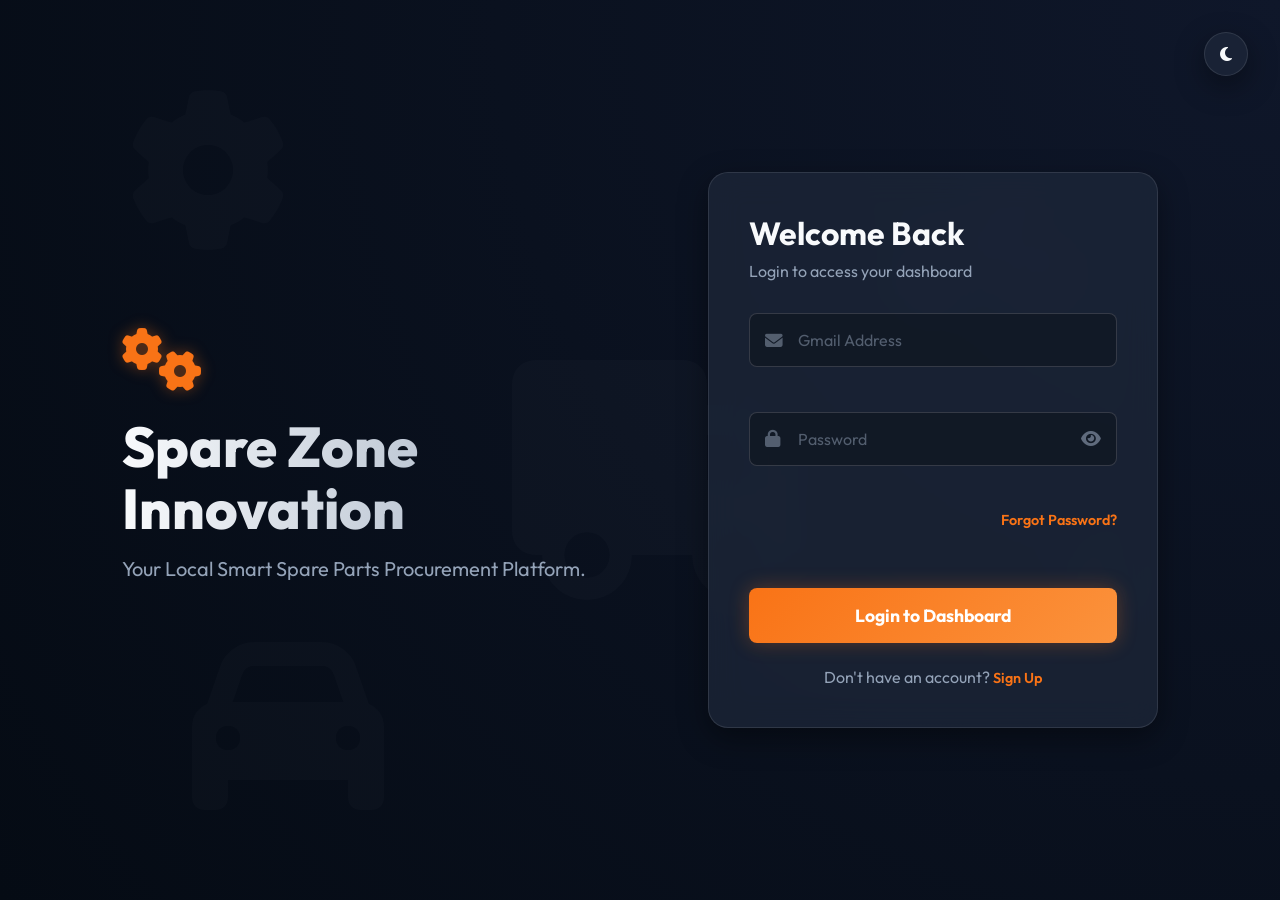
<file: index.html>
<!DOCTYPE html>
<html lang="en">
<head>
    <meta charset="UTF-8">
    <meta name="viewport" content="width=device-width, initial-scale=1.0">
    <title>Spare Zone Innovation | Smart Procurement</title>
    <!-- Google Fonts -->
    <link href="https://fonts.googleapis.com/css2?family=Outfit:wght@300;400;500;600;700;800&display=swap" rel="stylesheet">
    <!-- FontAwesome -->
    <link rel="stylesheet" href="https://cdnjs.cloudflare.com/ajax/libs/font-awesome/6.4.0/css/all.min.css">
    <!-- Styles -->
    <link rel="stylesheet" href="style.css">
</head>
<body>

    <!-- Animated Background for Auth -->
    <div class="animated-bg" id="animated-bg">
        <div id="theme-toggle-auth" class="theme-toggle-auth" onclick="toggleTheme()">
            <i class="fa-solid fa-moon" id="theme-icon-auth"></i>
        </div>
        <i class="fa-solid fa-gear float-icon icon-1"></i>
        <i class="fa-solid fa-wrench float-icon icon-2"></i>
        <i class="fa-solid fa-car float-icon icon-3"></i>
        <i class="fa-solid fa-motorcycle float-icon icon-4"></i>
        <i class="fa-solid fa-truck float-icon icon-5"></i>
    </div>

    <!-- MAIN AUTH WRAPPER -->
    <div class="auth-wrapper" id="auth-wrapper">
        
        <!-- Branding Side -->
        <div class="branding-side">
            <div class="brand-logo">
                <i class="fa-solid fa-gears"></i>
            </div>
            <h1>Spare Zone<br>Innovation</h1>
            <p>Your Local Smart Spare Parts Procurement Platform.</p>
        </div>

        <!-- Auth Card -->
        <div class="auth-card glass-card">
            
            <!-- Login Form -->
            <div id="login-section">
                <h2>Welcome Back</h2>
                <p class="subtitle">Login to access your dashboard</p>
                
                <form id="login-form" onsubmit="handleLogin(event)">
                    <div class="input-container">
                        <div class="input-group">
                            <i class="fa-solid fa-envelope"></i>
                            <input type="email" id="login-email" placeholder="Gmail Address" required>
                        </div>
                        <span class="error-message" id="login-email-error"></span>
                    </div>

                    <div class="input-container">
                        <div class="input-group">
                            <i class="fa-solid fa-lock"></i>
                            <input type="password" id="login-password" placeholder="Password" required>
                            <i class="fa-solid fa-eye password-toggle" onclick="togglePasswordVisibility('login-password', this)"></i>
                        </div>
                        <span class="error-message" id="login-password-error"></span>
                    </div>

                    <div class="form-actions">
                        <a href="#" class="forgot-link">Forgot Password?</a>
                    </div>
                    
                    <span class="error-message main-error" id="login-main-error"></span>

                    <button type="submit" class="btn btn-gradient w-100">Login to Dashboard</button>
                    
                    <div class="auth-redirect">
                        <p>Don't have an account? <span class="redirect-link" onclick="toggleAuthForms('signup')">Sign Up</span></p>
                    </div>
                </form>
            </div>

            <!-- Signup Form -->
            <div id="signup-section" class="hidden">
                <h2>Create Account</h2>
                <p class="subtitle">Join Spare Zone Innovation</p>
                
                <form id="signup-form" onsubmit="handleSignup(event)">
                    <div class="input-container">
                        <div class="input-group">
                            <i class="fa-solid fa-user"></i>
                            <input type="text" id="signup-name" placeholder="Full Name" required>
                        </div>
                        <span class="error-message" id="signup-name-error"></span>
                    </div>

                    <div class="input-container">
                        <div class="input-group">
                            <i class="fa-solid fa-envelope"></i>
                            <input type="email" id="signup-email" placeholder="Gmail Address (user@gmail.com)" required>
                        </div>
                        <span class="error-message" id="signup-email-error"></span>
                    </div>
                    
                    <div class="input-container">
                        <div class="input-group">
                            <i class="fa-solid fa-lock"></i>
                            <input type="password" id="signup-password" placeholder="Password" required>
                            <i class="fa-solid fa-eye password-toggle" onclick="togglePasswordVisibility('signup-password', this)"></i>
                        </div>
                        <span class="error-message" id="signup-password-error"></span>
                        <div class="password-hint">Min 8 chars, 1 uppercase, 1 lowercase, 1 number, 1 special char.</div>
                    </div>

                    <div class="input-container">
                        <div class="input-group">
                            <i class="fa-solid fa-shield-halved"></i>
                            <input type="password" id="signup-confirm-password" placeholder="Confirm Password" required>
                            <i class="fa-solid fa-eye password-toggle" onclick="togglePasswordVisibility('signup-confirm-password', this)"></i>
                        </div>
                        <span class="error-message" id="signup-confirm-password-error"></span>
                    </div>
                    
                    <button type="submit" class="btn btn-gradient w-100">Sign Up</button>
                    
                    <div class="auth-redirect">
                        <p>Already have an account? <span class="redirect-link" onclick="toggleAuthForms('login')">Login</span></p>
                    </div>
                </form>
            </div>
        </div>
    </div>

    <!-- MAIN DASHBOARD -->
    <div id="dashboard-section" class="hidden">
        
        <!-- Navbar -->
        <nav class="dashboard-nav">
            <div class="nav-brand" onclick="showPage('home')" style="cursor:pointer;">
                <i class="fa-solid fa-gears"></i>
                <h2>Spare Zone</h2>
            </div>
            <div class="nav-search-bar">
                <i class="fa-solid fa-search nav-search-icon"></i>
                <input type="text" id="nav-search-input" placeholder="Search for local spare parts..." onkeyup="handleNavSearch()">
                <button class="nav-search-btn" onclick="handleNavSearch()"><i class="fa-solid fa-search"></i></button>
            </div>
            <div class="nav-actions">
                <div class="nav-icon theme-toggle-nav" onclick="toggleTheme()" title="Toggle Light/Dark Mode">
                    <i class="fa-solid fa-moon" id="theme-icon"></i>
                </div>
                <div class="nav-icon" onclick="showPage('cart')">
                    <i class="fa-solid fa-cart-shopping"></i>
                    <span class="cart-badge" id="cart-badge">0</span>
                </div>
                <div class="nav-icon" onclick="showPage('orders')" title="My Orders"><i class="fa-solid fa-list-check"></i></div>
                <div class="nav-icon"><i class="fa-regular fa-bell"></i></div>
                <div class="nav-icon"><i class="fa-regular fa-user"></i></div>
                <div class="nav-icon"><i class="fa-solid fa-shield-halved"></i></div>
                <button class="btn btn-outline" onclick="handleLogout()" style="padding:0.4rem 1rem; font-size:0.9rem;">Logout</button>
            </div>
        </nav>

        <div class="dashboard-content">

            <!-- HOME PAGE -->
            <div id="home-page">
            <div class="hero-banner">
                <h1>Find Spare Parts Easily</h1>
                <p>Direct from trusted Tamil Nadu local markets to your workshop.</p>
            </div>

            <div style="display: flex; justify-content: space-between; align-items: flex-end; margin-bottom: 1.5rem;">
                <h2 class="section-title" style="margin-bottom: 0;">Trending Spare Parts</h2>
                <div class="category-filters">
                    <button class="filter-btn active" onclick="filterProducts('All')">All Parts</button>
                    <button class="filter-btn" onclick="filterProducts('Two Wheeler')">Two Wheeler</button>
                    <button class="filter-btn" onclick="filterProducts('Three Wheeler')">Three Wheeler</button>
                    <button class="filter-btn" onclick="filterProducts('Four Wheeler')">Four Wheeler</button>
                </div>
            </div>

            <div class="product-grid" id="product-grid">
                <!-- Products dynamically injected via JS -->
            </div>
            </div>

            <!-- CART PAGE -->
            <div id="cart-page" class="hidden">
                <div style="margin-bottom:1.5rem;">
                    <button class="btn btn-outline" style="border:none;padding:0;background:none;" onclick="showPage('home')"><i class="fa-solid fa-arrow-left"></i> Continue Shopping</button>
                </div>
                <h2 class="section-title">Your Shopping Cart</h2>
                <div class="cart-layout">
                    <div class="cart-items" id="cart-items-container"></div>
                    <div class="order-summary">
                        <h3>Order Summary</h3>
                        <div class="summary-row"><span>Subtotal</span><span id="summary-subtotal">&#8377;0</span></div>
                        <div class="summary-row"><span>GST (18%)</span><span id="summary-gst">&#8377;0</span></div>
                        <div class="summary-row"><span>Delivery</span><span id="summary-delivery">&#8377;0</span></div>
                        <hr class="summary-divider">
                        <div class="summary-row summary-total"><span>Total</span><span id="summary-total">&#8377;0</span></div>
                        <button class="btn btn-gradient w-100" style="margin-top:1.5rem;" onclick="proceedToCheckout()">Proceed to Checkout</button>
                    </div>
                </div>
            </div>

            <!-- TRACKING PAGE -->
            <div id="tracking-page" class="hidden">
                <div class="tracking-container glass-card">
                    <h2 style="text-align:center;color:#10b981;font-size:2rem;margin-bottom:0.5rem;">Order Tracking</h2>
                    <div class="tracking-id-badge" id="tracking-id-display">Tracking ID: SZ-IN-0000000</div>
                    <div class="tracking-info-grid">
                        <div class="info-box">
                            <i class="fa-solid fa-truck-fast"></i>
                            <div><div class="info-label">Delivery Partner</div><div class="info-value">Speed Post Local</div></div>
                        </div>
                        <div class="info-box">
                            <i class="fa-regular fa-calendar-check"></i>
                            <div><div class="info-label">Expected Delivery</div><div class="info-value">Tomorrow, By 5 PM</div></div>
                        </div>
                        <div class="info-box">
                            <i class="fa-solid fa-location-dot"></i>
                            <div><div class="info-label">Delivery Location</div><div class="info-value">Workshop, Chennai</div></div>
                        </div>
                    </div>
                    <div class="stepper-container">
                        <div class="stepper-line"></div>
                        <div class="stepper-fill" style="width:50%;"></div>
                        <div class="step completed"><div class="step-icon"><i class="fa-solid fa-check"></i></div><div class="step-label">Order Confirmed</div></div>
                        <div class="step completed"><div class="step-icon"><i class="fa-solid fa-box"></i></div><div class="step-label">Packed</div></div>
                        <div class="step active"><div class="step-icon"><i class="fa-solid fa-truck"></i></div><div class="step-label">Shipped</div></div>
                        <div class="step"><div class="step-icon"><i class="fa-solid fa-route"></i></div><div class="step-label">Out for Delivery</div></div>
                        <div class="step"><div class="step-icon"><i class="fa-solid fa-house"></i></div><div class="step-label">Delivered</div></div>
                    </div>
                    <div style="text-align:center;margin-top:3rem;">
                        <button class="btn btn-outline" onclick="showPage('home')">Back to Dashboard</button>
                    </div>
                </div>
            </div>

            <!-- ═══════════════════════════════════════════
                 CHECKOUT PAGE
                 ═══════════════════════════════════════════ -->
            <div id="checkout-page" class="hidden">
                <div style="margin-bottom:1.5rem;">
                    <button class="btn btn-outline" style="border:none;padding:0;background:none;" onclick="showPage('cart')">
                        <i class="fa-solid fa-arrow-left"></i> Back to Cart
                    </button>
                </div>
                <h2 class="section-title">Checkout</h2>

                <div class="checkout-layout">
                    <!-- LEFT: Delivery + Payment -->
                    <div class="checkout-left">

                        <!-- Delivery Address -->
                        <div class="checkout-card">
                            <div class="checkout-card-header">
                                <i class="fa-solid fa-location-dot"></i>
                                <h3>Delivery Address</h3>
                            </div>
                            <div class="delivery-address-form">
                                <div class="form-row">
                                    <div class="form-group">
                                        <label>Full Name</label>
                                        <input type="text" id="co-name" placeholder="Your full name">
                                    </div>
                                    <div class="form-group">
                                        <label>Mobile Number</label>
                                        <input type="tel" id="co-phone" placeholder="+91 XXXXXXXXXX">
                                    </div>
                                </div>
                                <div class="form-group">
                                    <label>Address Line 1</label>
                                    <input type="text" id="co-addr1" placeholder="House / Flat / Building No., Street">
                                </div>
                                <div class="form-group">
                                    <label>Address Line 2</label>
                                    <input type="text" id="co-addr2" placeholder="Area, Colony, Locality (Optional)">
                                </div>
                                <div class="form-row">
                                    <div class="form-group">
                                        <label>City</label>
                                        <input type="text" id="co-city" placeholder="City" value="Chennai">
                                    </div>
                                    <div class="form-group">
                                        <label>State</label>
                                        <input type="text" id="co-state" placeholder="State" value="Tamil Nadu">
                                    </div>
                                    <div class="form-group">
                                        <label>PIN Code</label>
                                        <input type="text" id="co-pin" placeholder="600001">
                                    </div>
                                </div>
                            </div>
                        </div>

                        <!-- Payment Mode -->
                        <div class="checkout-card">
                            <div class="checkout-card-header">
                                <i class="fa-solid fa-credit-card"></i>
                                <h3>Payment Method</h3>
                            </div>
                            <div class="payment-options">
                                <label class="payment-option" onclick="selectPayment('cod')">
                                    <input type="radio" name="payment" value="cod" id="pay-cod" checked>
                                    <div class="payment-option-card" id="pcard-cod">
                                        <i class="fa-solid fa-money-bill-wave" style="color:#10b981;"></i>
                                        <div>
                                            <div class="pay-title">Cash on Delivery</div>
                                            <div class="pay-sub">Pay when your order arrives</div>
                                        </div>
                                        <span class="pay-badge">Safe & Easy</span>
                                    </div>
                                </label>
                                <label class="payment-option" onclick="selectPayment('upi')">
                                    <input type="radio" name="payment" value="upi" id="pay-upi">
                                    <div class="payment-option-card" id="pcard-upi">
                                        <i class="fa-solid fa-mobile-screen-button" style="color:#8b5cf6;"></i>
                                        <div>
                                            <div class="pay-title">UPI Payment</div>
                                            <div class="pay-sub">GPay, PhonePe, Paytm, BHIM</div>
                                        </div>
                                        <span class="pay-badge instant">Instant</span>
                                    </div>
                                </label>
                                <label class="payment-option" onclick="selectPayment('debit')">
                                    <input type="radio" name="payment" value="debit" id="pay-debit">
                                    <div class="payment-option-card" id="pcard-debit">
                                        <i class="fa-solid fa-credit-card" style="color:#3b82f6;"></i>
                                        <div>
                                            <div class="pay-title">Debit Card</div>
                                            <div class="pay-sub">Visa, Mastercard, RuPay</div>
                                        </div>
                                    </div>
                                </label>
                                <label class="payment-option" onclick="selectPayment('credit')">
                                    <input type="radio" name="payment" value="credit" id="pay-credit">
                                    <div class="payment-option-card" id="pcard-credit">
                                        <i class="fa-solid fa-credit-card" style="color:#F97316;"></i>
                                        <div>
                                            <div class="pay-title">Credit Card</div>
                                            <div class="pay-sub">EMI options available</div>
                                        </div>
                                    </div>
                                </label>
                                <label class="payment-option" onclick="selectPayment('netbanking')">
                                    <input type="radio" name="payment" value="netbanking" id="pay-netbanking">
                                    <div class="payment-option-card" id="pcard-netbanking">
                                        <i class="fa-solid fa-building-columns" style="color:#06b6d4;"></i>
                                        <div>
                                            <div class="pay-title">Net Banking</div>
                                            <div class="pay-sub">SBI, HDFC, ICICI, Axis & more</div>
                                        </div>
                                    </div>
                                </label>
                            </div>

                            <!-- UPI input (shown when UPI selected) -->
                            <div id="upi-input-section" class="hidden" style="margin-top:1rem;">
                                <div class="form-group">
                                    <label>Enter UPI ID</label>
                                    <input type="text" placeholder="yourname@upi" id="upi-id">
                                </div>
                            </div>
                            <!-- Card input (shown when card selected) -->
                            <div id="card-input-section" class="hidden" style="margin-top:1rem;">
                                <div class="form-group">
                                    <label>Card Number</label>
                                    <input type="text" placeholder="XXXX XXXX XXXX XXXX" maxlength="19" id="card-number">
                                </div>
                                <div class="form-row">
                                    <div class="form-group">
                                        <label>Expiry Date</label>
                                        <input type="text" placeholder="MM/YY" maxlength="5" id="card-expiry">
                                    </div>
                                    <div class="form-group">
                                        <label>CVV</label>
                                        <input type="password" placeholder="•••" maxlength="3" id="card-cvv">
                                    </div>
                                </div>
                            </div>

                            <!-- Security badges -->
                            <div class="security-badges">
                                <span><i class="fa-solid fa-lock"></i> 256-bit SSL</span>
                                <span><i class="fa-solid fa-shield-halved"></i> Secure Pay</span>
                                <span><i class="fa-solid fa-check-circle"></i> PCI DSS</span>
                            </div>
                        </div>
                    </div>

                    <!-- RIGHT: Order Summary -->
                    <div class="checkout-right">
                        <div class="checkout-card order-summary-box">
                            <div class="checkout-card-header">
                                <i class="fa-solid fa-receipt"></i>
                                <h3>Order Summary</h3>
                            </div>
                            <div id="co-items-list" class="co-items-list"></div>
                            <div class="summary-rows">
                                <div class="summary-row"><span>Subtotal</span><span id="co-subtotal">₹0</span></div>
                                <div class="summary-row"><span>GST (18%)</span><span id="co-gst">₹0</span></div>
                                <div class="summary-row"><span>Delivery</span><span id="co-delivery">₹50</span></div>
                                <hr class="summary-divider">
                                <div class="summary-row summary-total"><span>Total Payable</span><span id="co-total">₹0</span></div>
                            </div>
                            <button class="btn btn-gradient w-100 place-order-btn" onclick="placeOrder()" style="margin-top:1.5rem; padding:1rem; font-size:1.1rem;">
                                <i class="fa-solid fa-lock"></i> Place Order Securely
                            </button>
                            <p style="text-align:center; font-size:0.8rem; color:var(--text-muted); margin-top:0.8rem;">
                                <i class="fa-solid fa-shield-halved"></i> Your information is 100% secure
                            </p>
                        </div>
                    </div>
                </div>
            </div>

            <!-- ═══════════════════════════════════════════
                 ORDER CONFIRMATION PAGE
                 ═══════════════════════════════════════════ -->
            <div id="confirmation-page" class="hidden">
                <div class="confirmation-wrapper">
                    <div class="confirmation-card glass-card">
                        <div class="success-animation">
                            <div class="success-circle">
                                <i class="fa-solid fa-check success-checkmark"></i>
                            </div>
                            <div class="success-ripple r1"></div>
                            <div class="success-ripple r2"></div>
                            <div class="success-ripple r3"></div>
                        </div>
                        <h2 class="conf-title">Order Placed Successfully! 🎉</h2>
                        <p class="conf-sub">Thank you for shopping with Spare Zone Innovation. Your order is confirmed.</p>

                        <div class="conf-details-grid">
                            <div class="conf-detail-box">
                                <div class="conf-detail-label">Order Number</div>
                                <div class="conf-detail-val" id="conf-order-num">SPZ-0000</div>
                            </div>
                            <div class="conf-detail-box">
                                <div class="conf-detail-label">Tracking ID</div>
                                <div class="conf-detail-val" id="conf-tracking-id">SZ-IN-0000000</div>
                            </div>
                            <div class="conf-detail-box">
                                <div class="conf-detail-label">Payment Method</div>
                                <div class="conf-detail-val" id="conf-payment">COD</div>
                            </div>
                            <div class="conf-detail-box">
                                <div class="conf-detail-label">Est. Delivery</div>
                                <div class="conf-detail-val" id="conf-delivery-date">—</div>
                            </div>
                        </div>

                        <div class="conf-address-box">
                            <i class="fa-solid fa-location-dot"></i>
                            <div>
                                <strong>Delivering to:</strong>
                                <p id="conf-address">—</p>
                            </div>
                        </div>

                        <!-- Countdown Timer -->
                        <div class="delivery-countdown">
                            <i class="fa-solid fa-clock"></i>
                            <span>Estimated arrival in: <strong id="conf-countdown">—</strong></span>
                        </div>

                        <div class="conf-actions">
                            <button class="btn btn-gradient" onclick="showPage('tracking')">
                                <i class="fa-solid fa-truck"></i> Track My Order
                            </button>
                            <button class="btn btn-outline" onclick="showPage('orders')">
                                <i class="fa-solid fa-list-check"></i> My Orders
                            </button>
                            <button class="btn btn-outline" onclick="showPage('home')">
                                <i class="fa-solid fa-store"></i> Continue Shopping
                            </button>
                        </div>
                    </div>
                </div>
            </div>

            <!-- ═══════════════════════════════════════════
                 ENHANCED TRACKING PAGE
                 ═══════════════════════════════════════════ -->
            <div id="track-page" class="hidden">
                <div style="margin-bottom:1.5rem;">
                    <button class="btn btn-outline" style="border:none;padding:0;background:none;" onclick="showPage('home')">
                        <i class="fa-solid fa-arrow-left"></i> Back to Dashboard
                    </button>
                </div>
                <h2 class="section-title">Shipment Tracking</h2>

                <div class="tracking-full-layout">
                    <!-- Tracking Header -->
                    <div class="track-header-card glass-card">
                        <div class="track-header-info">
                            <div>
                                <div class="track-label">Tracking ID</div>
                                <div class="track-val" id="track-id-display">SZ-IN-0000000</div>
                            </div>
                            <div>
                                <div class="track-label">Order Number</div>
                                <div class="track-val" id="track-order-num">SPZ-0000</div>
                            </div>
                            <div>
                                <div class="track-label">Est. Delivery</div>
                                <div class="track-val" id="track-est-date">—</div>
                            </div>
                            <div class="track-status-badge">
                                <i class="fa-solid fa-truck"></i> In Transit
                            </div>
                        </div>
                    </div>

                    <!-- Live Truck Animation -->
                    <div class="truck-animation-bar">
                        <div class="road-line"></div>
                        <div class="truck-icon" id="truck-icon">
                            <i class="fa-solid fa-truck-fast"></i>
                        </div>
                    </div>

                    <!-- Info Cards -->
                    <div class="tracking-info-grid">
                        <div class="info-box">
                            <i class="fa-solid fa-truck-fast"></i>
                            <div><div class="info-label">Delivery Partner</div><div class="info-value">Speed Post Local</div></div>
                        </div>
                        <div class="info-box">
                            <i class="fa-solid fa-location-dot"></i>
                            <div><div class="info-label">Current Location</div><div class="info-value">Chennai Distribution Center</div></div>
                        </div>
                        <div class="info-box">
                            <i class="fa-regular fa-calendar-check"></i>
                            <div><div class="info-label">Expected Delivery</div><div class="info-value" id="track-delivery-time">Tomorrow, By 7 PM</div></div>
                        </div>
                        <div class="info-box">
                            <i class="fa-solid fa-person-biking"></i>
                            <div><div class="info-label">Delivery Agent</div><div class="info-value">Rajan Kumar (+91 98765 43210)</div></div>
                        </div>
                    </div>

                    <!-- Progress Stepper -->
                    <div class="track-stepper-card glass-card">
                        <h3 style="margin-bottom:2rem;">Delivery Progress</h3>
                        <div class="full-stepper">
                            <div class="full-step done">
                                <div class="fs-dot"><i class="fa-solid fa-check"></i></div>
                                <div class="fs-content">
                                    <div class="fs-title">Order Confirmed</div>
                                    <div class="fs-time" id="fs-time-1">—</div>
                                    <div class="fs-desc">Your order has been received and confirmed.</div>
                                </div>
                            </div>
                            <div class="full-step done">
                                <div class="fs-dot"><i class="fa-solid fa-box"></i></div>
                                <div class="fs-content">
                                    <div class="fs-title">Packed</div>
                                    <div class="fs-time" id="fs-time-2">—</div>
                                    <div class="fs-desc">Your order has been packed and ready for dispatch.</div>
                                </div>
                            </div>
                            <div class="full-step active">
                                <div class="fs-dot"><i class="fa-solid fa-truck"></i></div>
                                <div class="fs-content">
                                    <div class="fs-title">Shipped</div>
                                    <div class="fs-time" id="fs-time-3">—</div>
                                    <div class="fs-desc">Your order is on the way from Chennai Hub.</div>
                                </div>
                            </div>
                            <div class="full-step">
                                <div class="fs-dot"><i class="fa-solid fa-route"></i></div>
                                <div class="fs-content">
                                    <div class="fs-title">Out for Delivery</div>
                                    <div class="fs-time">Pending</div>
                                    <div class="fs-desc">Delivery agent will pick up your package soon.</div>
                                </div>
                            </div>
                            <div class="full-step">
                                <div class="fs-dot"><i class="fa-solid fa-house"></i></div>
                                <div class="fs-content">
                                    <div class="fs-title">Delivered</div>
                                    <div class="fs-time">Pending</div>
                                    <div class="fs-desc">Package delivered to your address.</div>
                                </div>
                            </div>
                        </div>
                    </div>

                    <div style="text-align:center; margin-top:2rem; display:flex; gap:1rem; justify-content:center; flex-wrap:wrap;">
                        <button class="btn btn-gradient" onclick="showPage('orders')"><i class="fa-solid fa-list-check"></i> My Orders</button>
                        <button class="btn btn-outline" onclick="showPage('home')">Back to Dashboard</button>
                        <button class="btn btn-outline"><i class="fa-solid fa-headset"></i> Contact Support</button>
                    </div>
                </div>
            </div>

            <!-- ═══════════════════════════════════════════
                 MY ORDERS PAGE
                 ═══════════════════════════════════════════ -->
            <div id="orders-page" class="hidden">
                <div style="margin-bottom:1.5rem;">
                    <button class="btn btn-outline" style="border:none;padding:0;background:none;" onclick="showPage('home')">
                        <i class="fa-solid fa-arrow-left"></i> Back to Dashboard
                    </button>
                </div>
                <h2 class="section-title">My Orders</h2>
                <div id="orders-list-container">
                    <!-- Injected by JS -->
                </div>
            </div>

        </div>

    </div>

    <!-- ==============================================
         MODALS
         ============================================== -->

    <!-- Video Installation Tutorial Modal -->
    <div id="tutorial-modal" class="modal-overlay hidden">
        <div class="modal-card video-modal full-player-modal">
            <div class="modal-header">
                <div style="display:flex;align-items:center;gap:0.75rem;">
                    <i class="fa-solid fa-play-circle" style="color:#F97316;font-size:1.4rem;"></i>
                    <div>
                        <h3 style="margin:0;font-size:1.1rem;">How to Fit This Part</h3>
                        <span style="font-size:0.75rem;color:var(--text-muted);">Real Mechanic Tutorial</span>
                    </div>
                </div>
                <button class="close-btn" onclick="closeTutorialModal()"><i class="fa-solid fa-xmark"></i></button>
            </div>
            
            <div class="modal-body">
                <div class="tutorial-layout">
                    <!-- Video Player Section -->
                    <div class="video-container main-player">
                        <div id="tutorial-loader" class="tutorial-loader">
                            <div class="spinner"></div>
                            <p>Loading Tutorial Video...</p>
                            <span style="font-size:0.75rem;color:#475569;margin-top:0.3rem;">Preparing mechanic demonstration</span>
                        </div>
                        <iframe 
                            id="fitting-demo-iframe"
                            src="fitting_demo.html" 
                            style="width:100%; height:100%; border:none; display:block;"
                            title="Fitting Tutorial Video"
                            allow="autoplay; fullscreen"
                        ></iframe>
                    </div>

                    <!-- Details Section -->
                    <div class="tutorial-details">
                        <div class="tutorial-badge-row">
                            <span class="tutorial-type-badge"><i class="fa-solid fa-video"></i> Video Tutorial</span>
                            <span class="tutorial-type-badge live"><i class="fa-solid fa-circle"></i> HD Quality</span>
                        </div>
                        
                        <h4 id="tutorial-product-name">Product Name</h4>
                        <p id="tutorial-product-subtitle" style="color:var(--text-muted);font-size:0.85rem;margin-top:0.3rem;margin-bottom:1rem;">Real mechanic demonstration video</p>
                        
                        <div class="tools-required">
                            <strong><i class="fa-solid fa-toolbox"></i> Tools Required:</strong>
                            <p id="tutorial-tools">10mm Spanner, Screwdriver, Clean Cloth</p>
                        </div>
                        
                        <div class="difficulty-time">
                            <span><i class="fa-solid fa-clock"></i> <span id="tutorial-duration">15 Mins</span></span>
                            <span class="badge badge-medium" id="tutorial-difficulty">Medium Difficulty</span>
                        </div>

                        <div class="step-guide">
                            <h4><i class="fa-solid fa-list-check" style="color:#F97316;margin-right:0.5rem;"></i>Step-by-Step Installation</h4>
                            <ul id="tutorial-step-list">
                                <li id="step-0"><span class="step-num">1</span> Remove old damaged part</li>
                                <li id="step-1"><span class="step-num">2</span> Clean fitting area</li>
                                <li id="step-2"><span class="step-num">3</span> Install the new spare part</li>
                                <li id="step-3"><span class="step-num">4</span> Tighten screws/connectors properly</li>
                                <li id="step-4"><span class="step-num">5</span> Test vehicle performance</li>
                            </ul>
                        </div>
                        
                        <div class="tutorial-safety-tip">
                            <i class="fa-solid fa-shield-halved"></i>
                            <span>Always wear safety gloves and work on a stable surface.</span>
                        </div>
                        
                        <button class="btn btn-outline w-100" style="margin-top:1rem;"><i class="fa-solid fa-headset"></i> Need Mechanic Help?</button>
                    </div>
                </div>
            </div>
        </div>
    </div>

    <!-- Seller Contact Chat Modal (WhatsApp Style) -->
    <div id="chat-modal" class="modal-overlay hidden">
        <div class="modal-card chat-modal">
            <div class="chat-header">
                <div class="seller-info">
                    <div class="seller-avatar">
                        <i class="fa-solid fa-store"></i>
                    </div>
                    <div>
                        <h3 id="chat-seller-name">Seller Name</h3>
                        <p class="status online">● Online - Replies instantly</p>
                    </div>
                </div>
                <button class="close-btn" onclick="closeChatModal()"><i class="fa-solid fa-xmark"></i></button>
            </div>
            
            <div class="chat-messages" id="chat-messages">
                <div class="message received">
                    <p>Hello! Welcome to <span id="chat-welcome-seller"></span>. How can we help you today?</p>
                    <span class="time">10:00 AM</span>
                </div>
                <!-- Messages injected here -->
            </div>
            
            <div class="typing-indicator hidden" id="typing-indicator">
                <span></span><span></span><span></span>
            </div>

            <div class="chat-input-area">
                <form id="chat-form" onsubmit="sendChatMessage(event)">
                    <input type="text" id="chat-input" placeholder="Type a message..." required autocomplete="off">
                    <button type="submit" class="send-btn"><i class="fa-solid fa-paper-plane"></i></button>
                </form>
            </div>
        </div>
    </div>



    <!-- Toast Notification -->
    <div id="toast-container" class="toast-container hidden">
        <i class="fa-solid fa-circle-check" style="color:#10b981;"></i>
        <span id="toast-message">Item added to cart</span>
    </div>



    <!-- Scripts -->
    <script src="script.js"></script>
</body>
</html>
</file>
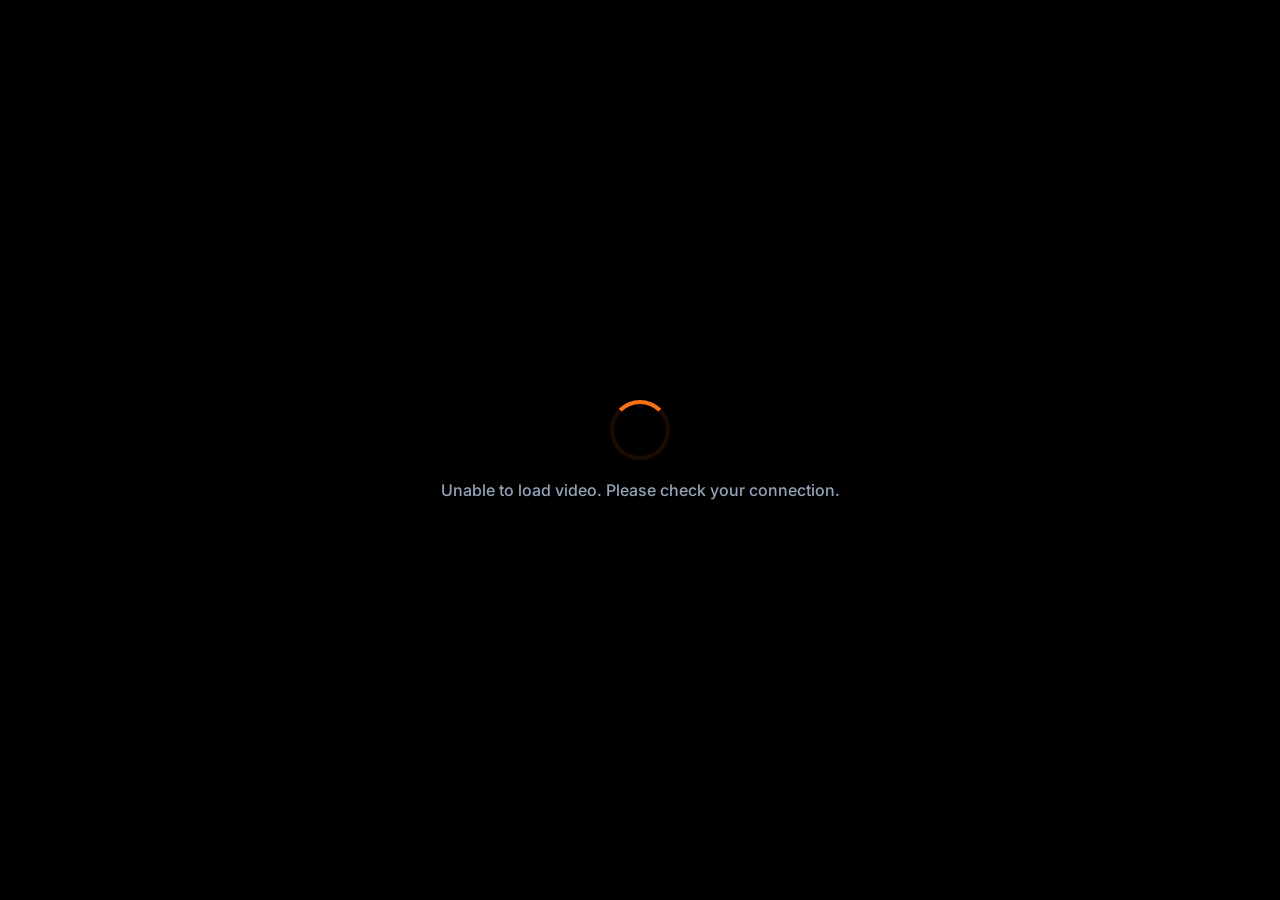
<file: fitting_demo.html>
<!DOCTYPE html>
<html lang="en">
<head>
<meta charset="UTF-8">
<meta name="viewport" content="width=device-width, initial-scale=1.0">
<title>Spare Zone Fitting Tutorial</title>
<style>
  @import url('https://fonts.googleapis.com/css2?family=Inter:wght@400;500;600;700&family=Outfit:wght@400;500;600;700;800&display=swap');

  * { margin: 0; padding: 0; box-sizing: border-box; }
  body {
    background: #000;
    display: flex;
    flex-direction: column;
    width: 100%;
    height: 100vh;
    overflow: hidden;
    font-family: 'Inter', sans-serif;
    color: #fff;
  }

  .video-wrapper {
    position: relative;
    width: 100%;
    height: 100%;
    background: #000;
    display: flex;
    align-items: center;
    justify-content: center;
  }

  video {
    width: 100%;
    height: 100%;
    object-fit: cover;
    display: block;
  }

  /* --- Sidebar Steps UI (Matched to Image) --- */
  .steps-sidebar {
    position: absolute;
    top: 50%;
    left: 20px;
    transform: translateY(-50%);
    width: 280px;
    z-index: 10;
    pointer-events: none;
    display: flex;
    flex-direction: column;
    gap: 15px;
  }

  .sidebar-step {
    display: flex;
    align-items: center;
    gap: 12px;
    background: rgba(0, 0, 0, 0.4);
    padding: 8px 12px;
    border-radius: 8px;
    backdrop-filter: blur(4px);
    transition: all 0.3s ease;
    opacity: 0;
    transform: translateX(-20px);
  }

  .sidebar-step.visible {
    opacity: 0.6;
    transform: translateX(0);
  }

  .sidebar-step.active {
    opacity: 1;
    transform: translateX(0) scale(1.05);
    background: rgba(0, 0, 0, 0.7);
    border-left: 3px solid #F97316;
  }

  .step-circle {
    width: 28px;
    height: 28px;
    background: #F97316;
    border-radius: 50%;
    display: flex;
    align-items: center;
    justify-content: center;
    font-size: 0.85rem;
    font-weight: 700;
    color: #fff;
    flex-shrink: 0;
    box-shadow: 0 0 10px rgba(249, 115, 22, 0.4);
  }

  .sidebar-step.active .step-circle {
    background: #fb923c;
    box-shadow: 0 0 15px rgba(249, 115, 22, 0.6);
  }

  .step-name {
    font-size: 0.95rem;
    font-weight: 600;
    color: #fff;
    text-shadow: 0 2px 4px rgba(0,0,0,0.8);
  }

  /* --- Bottom Caption UI (Matched to Image) --- */
  .step-caption-container {
    position: absolute;
    bottom: 100px;
    left: 50%;
    transform: translateX(-50%);
    z-index: 10;
    width: 90%;
    max-width: 700px;
    text-align: center;
    pointer-events: none;
  }

  .step-caption-box {
    background: rgba(0, 0, 0, 0.85);
    padding: 12px 30px;
    border-radius: 4px;
    display: inline-block;
    transition: all 0.4s cubic-bezier(0.175, 0.885, 0.32, 1.275);
    opacity: 0;
    transform: translateY(20px);
    border-bottom: 2px solid #F97316;
  }

  .step-caption-box.visible {
    opacity: 1;
    transform: translateY(0);
  }

  .caption-text {
    font-size: 1.15rem;
    font-weight: 500;
    color: #fff;
    letter-spacing: 0.5px;
  }

  /* --- Top Bar (Title) --- */
  .top-info-bar {
    position: absolute;
    top: 0;
    left: 0;
    right: 0;
    padding: 25px 30px;
    background: linear-gradient(to bottom, rgba(0,0,0,0.85), transparent);
    z-index: 10;
    display: flex;
    justify-content: space-between;
    align-items: center;
  }

  .video-title {
    font-size: 1.2rem;
    font-weight: 600;
    color: #fff;
    text-shadow: 0 2px 4px rgba(0,0,0,0.6);
  }

  /* --- Custom Youtube-style Controls --- */
  .custom-controls {
    position: absolute;
    bottom: 0;
    left: 0;
    right: 0;
    background: linear-gradient(to top, rgba(0,0,0,0.95), transparent);
    padding: 30px 20px 15px;
    z-index: 20;
    opacity: 0;
    transition: opacity 0.3s ease;
  }

  .video-wrapper:hover .custom-controls {
    opacity: 1;
  }

  .progress-area {
    width: 100%;
    height: 4px;
    background: rgba(255,255,255,0.2);
    margin-bottom: 20px;
    cursor: pointer;
    position: relative;
    border-radius: 2px;
    transition: height 0.1s;
  }

  .progress-area:hover { height: 6px; }

  .progress-buffer {
    position: absolute;
    top: 0; left: 0; height: 100%;
    background: rgba(255,255,255,0.3);
    width: 0;
    border-radius: 2px;
  }

  .progress-filled {
    position: absolute;
    top: 0; left: 0; height: 100%;
    background: #F97316;
    width: 0;
    border-radius: 2px;
  }

  .progress-handle {
    position: absolute;
    top: 50%;
    left: 0;
    width: 14px;
    height: 14px;
    background: #F97316;
    border-radius: 50%;
    transform: translate(-50%, -50%) scale(0);
    transition: transform 0.2s;
    box-shadow: 0 0 8px rgba(0,0,0,0.5);
  }

  .progress-area:hover .progress-handle {
    transform: translate(-50%, -50%) scale(1);
  }

  .buttons-row {
    display: flex;
    align-items: center;
    gap: 25px;
  }

  .control-btn {
    background: none;
    border: none;
    color: #fff;
    font-size: 1.3rem;
    cursor: pointer;
    display: flex;
    align-items: center;
    transition: transform 0.1s, color 0.2s;
  }

  .control-btn:hover { color: #F97316; }
  
  .time-display {
    font-size: 0.9rem;
    font-weight: 500;
    color: rgba(255,255,255,0.9);
    margin-left: 10px;
  }

  .volume-wrap {
    display: flex;
    align-items: center;
    gap: 12px;
  }

  .volume-slider-custom {
    width: 0;
    opacity: 0;
    transition: all 0.3s;
    -webkit-appearance: none;
    height: 3px;
    background: rgba(255,255,255,0.3);
    outline: none;
  }

  .volume-wrap:hover .volume-slider-custom {
    width: 70px;
    opacity: 1;
  }

  .volume-slider-custom::-webkit-slider-thumb {
    -webkit-appearance: none;
    width: 12px; height: 12px;
    background: #fff; border-radius: 50%;
    cursor: pointer;
  }

  .right-controls {
    margin-left: auto;
    display: flex;
    align-items: center;
    gap: 25px;
  }

  /* --- Branding (Bottom Left) --- */
  .branding-info {
    position: absolute;
    bottom: 65px;
    left: 20px;
    display: flex;
    align-items: center;
    gap: 15px;
    z-index: 10;
    pointer-events: none;
  }

  .branding-logo {
    width: 36px;
    height: 36px;
    background: #F97316;
    border-radius: 6px;
    display: flex;
    align-items: center;
    justify-content: center;
    color: #fff;
    font-size: 1.2rem;
    box-shadow: 0 4px 12px rgba(249, 115, 22, 0.4);
  }

  .branding-text {
    display: flex;
    flex-direction: column;
  }

  .brand-name {
    font-weight: 700;
    font-size: 1.05rem;
    color: #fff;
    text-shadow: 0 2px 4px rgba(0,0,0,0.5);
  }

  .brand-sub {
    font-size: 0.8rem;
    color: rgba(255,255,255,0.8);
  }

  /* --- Overlays --- */
  #loading-overlay {
    position: absolute;
    top: 0; left: 0; width: 100%; height: 100%;
    background: #000;
    display: flex; flex-direction: column;
    align-items: center; justify-content: center;
    z-index: 100;
  }

  .loader-spinner {
    width: 60px; height: 60px;
    border: 4px solid rgba(249, 115, 22, 0.1);
    border-top-color: #F97316;
    border-radius: 50%;
    animation: spin 1s linear infinite;
  }

  @keyframes spin { to { transform: rotate(360deg); } }

  .big-play-overlay {
    position: absolute;
    top: 50%; left: 50%;
    transform: translate(-50%, -50%);
    width: 90px; height: 90px;
    background: rgba(0,0,0,0.6);
    border-radius: 50%;
    display: flex; align-items: center; justify-content: center;
    cursor: pointer;
    z-index: 50;
    border: 2px solid rgba(255,255,255,0.2);
    transition: all 0.3s cubic-bezier(0.175, 0.885, 0.32, 1.275);
    box-shadow: 0 0 20px rgba(0,0,0,0.5);
  }

  .big-play-overlay:hover {
    background: rgba(249, 115, 22, 0.9);
    transform: translate(-50%, -50%) scale(1.15);
    border-color: #fff;
  }

  .big-play-overlay i { font-size: 3rem; color: #fff; margin-left: 8px; }

  .hidden { display: none !important; }
</style>
<link rel="stylesheet" href="https://cdnjs.cloudflare.com/ajax/libs/font-awesome/6.4.0/css/all.min.css">
</head>
<body>

<div class="video-wrapper" id="video-wrapper">
  <!-- Top Bar -->
  <div class="top-info-bar">
    <div class="video-title" id="main-title">How to Fit Front Disc Brake Pads | Step-by-Step Guide</div>
    <div class="top-right">
      <i class="fa-solid fa-info-circle" style="opacity: 0.7; font-size: 1.4rem; cursor: pointer;"></i>
    </div>
  </div>

  <!-- Loading Overlay -->
  <div id="loading-overlay">
    <div class="loader-spinner"></div>
    <p style="margin-top: 20px; color: #94a3b8; font-size: 1rem; font-weight: 500;">Tutorial video loading...</p>
  </div>

  <!-- Big Play Button -->
  <div class="big-play-overlay" id="big-play-overlay" onclick="togglePlay()">
    <i class="fa-solid fa-play"></i>
  </div>

  <!-- Video Element -->
  <video id="tutorial-video" playsinline crossorigin="anonymous">
    <source id="video-source" src="" type="video/mp4">
  </video>

  <!-- Sidebar Steps (Left) -->
  <div class="steps-sidebar" id="sidebar-steps">
    <!-- Steps will be injected here -->
  </div>

  <!-- Step Caption (Bottom) -->
  <div class="step-caption-container">
    <div class="step-caption-box" id="caption-box">
      <div class="caption-text" id="caption-text">Step 3: Insert the new brake pads into the caliper.</div>
    </div>
  </div>

  <!-- Branding (Bottom Left) -->
  <div class="branding-info">
    <div class="branding-logo">⚙️</div>
    <div class="branding-text">
      <div class="brand-name" id="brand-title">Front Disc Brake Pad Fitting</div>
      <div class="brand-sub">Spare Zone Innovation • Real Mechanic Tutorial</div>
    </div>
  </div>

  <!-- Controls -->
  <div class="custom-controls">
    <div class="progress-area" id="progress-area" onclick="seek(event)">
      <div class="progress-buffer" id="buffer"></div>
      <div class="progress-filled" id="filled"></div>
      <div class="progress-handle" id="handle"></div>
    </div>
    
    <div class="buttons-row">
      <button class="control-btn" onclick="togglePlay()" id="play-btn">
        <i class="fa-solid fa-play"></i>
      </button>
      <button class="control-btn" onclick="restart()" title="Replay">
        <i class="fa-solid fa-rotate-right"></i>
      </button>
      
      <div class="volume-wrap">
        <button class="control-btn" onclick="toggleMute()" id="mute-btn">
          <i class="fa-solid fa-volume-high"></i>
        </button>
        <input type="range" class="volume-slider-custom" id="volume-slider" min="0" max="1" step="0.1" value="0.8" oninput="setVolume(this.value)">
      </div>

      <div class="time-display">
        <span id="current-time">0:00</span> / <span id="total-time">0:00</span>
      </div>

      <div class="right-controls">
        <button class="control-btn" title="Subtitles"><i class="fa-solid fa-closed-captioning"></i></button>
        <button class="control-btn" title="Settings"><i class="fa-solid fa-gear"></i></button>
        <button class="control-btn" onclick="toggleFullscreen()" title="Fullscreen"><i class="fa-solid fa-expand"></i></button>
      </div>
    </div>
  </div>
</div>

<script>
// ============================================================
// VIDEO DATABASE
// ============================================================
const videoDatabase = {
  brake: {
    title: "How to Fit Front Disc Brake Pads | Step-by-Step Guide",
    brandTitle: "Front Disc Brake Pad Fitting",
    videos: [
      'https://videos.pexels.com/video-files/3173312/3173312-uhd_2560_1440_30fps.mp4',
      'https://videos.pexels.com/video-files/5877918/5877918-uhd_2560_1440_25fps.mp4'
    ],
    steps: [
      'Remove Old Brake Pads',
      'Clean Caliper Area',
      'Insert New Brake Pads',
      'Fit Caliper Properly',
      'Tighten Bolts',
      'Test Brake Performance'
    ],
    captions: [
      'Step 1: Carefully remove the old brake pads from the caliper assembly.',
      'Step 2: Use brake cleaner to thoroughly clean the caliper and mounting area.',
      'Step 3: Insert the new brake pads into the caliper, ensuring proper alignment.',
      'Step 4: Slide the caliper back onto the disc rotor carefully.',
      'Step 5: Replace and tighten all mounting bolts to the specified torque.',
      'Step 6: Pump the brake lever several times and test performance before riding.'
    ]
  },
  chain: {
    title: "How to Install a Bike Chain & Sprocket | Full Guide",
    brandTitle: "Chain & Sprocket Installation",
    videos: [
      'https://videos.pexels.com/video-files/5877918/5877918-uhd_2560_1440_25fps.mp4',
      'https://videos.pexels.com/video-files/3173312/3173312-uhd_2560_1440_30fps.mp4'
    ],
    steps: [
      'Remove Old Chain',
      'Clean Sprockets',
      'Route New Chain',
      'Join Chain Links',
      'Adjust Tension',
      'Lubricate Chain'
    ],
    captions: [
      'Step 1: Break the old chain using a chain breaker tool and remove it.',
      'Step 2: Clean both front and rear sprockets using a degreaser.',
      'Step 3: Route the new chain through the derailleurs and around sprockets.',
      'Step 4: Use a master link or pin to securely join the chain ends.',
      'Step 5: Adjust the rear wheel position to achieve optimal chain tension.',
      'Step 6: Apply a high-quality chain lubricant and wipe off excess.'
    ]
  },
  filter: {
    title: "Air Filter Replacement Tutorial | DIY Mechanic",
    brandTitle: "Air Filter Replacement",
    videos: [
      'https://videos.pexels.com/video-files/3173312/3173312-uhd_2560_1440_30fps.mp4',
      'https://videos.pexels.com/video-files/5877918/5877918-uhd_2560_1440_25fps.mp4'
    ],
    steps: [
      'Open Filter Box',
      'Remove Dirty Filter',
      'Clean Housing',
      'Insert New Filter',
      'Seal Filter Box',
      'Verify Airflow'
    ],
    captions: [
      'Step 1: Unscrew or unclip the air filter housing cover.',
      'Step 2: Pull out the old, dirty air filter element carefully.',
      'Step 3: Use compressed air or a cloth to clean the inside of the housing.',
      'Step 4: Place the new filter into the housing, ensuring a snug fit.',
      'Step 5: Secure the housing cover back into place firmly.',
      'Step 6: Start the engine to ensure smooth airflow and no leaks.'
    ]
  },
  default: {
    title: "Spare Part Fitting Tutorial | Step-by-Step Guide",
    brandTitle: "General Part Fitting",
    videos: [
      'https://videos.pexels.com/video-files/3173312/3173312-uhd_2560_1440_30fps.mp4'
    ],
    steps: [
      'Inspect Old Part',
      'Remove Carefully',
      'Clean Surface',
      'Prepare New Part',
      'Secure Fitting',
      'Final Inspection'
    ],
    captions: [
      'Step 1: Inspect the condition of the part to be replaced.',
      'Step 2: Carefully remove the old part using appropriate tools.',
      'Step 3: Clean the contact surfaces to ensure a good fit.',
      'Step 4: Prepare the new spare part for installation.',
      'Step 5: Securely fit the new part and tighten all fasteners.',
      'Step 6: Perform a final inspection to ensure everything is perfect.'
    ]
  }
};

// ============================================================
// ELEMENTS & STATE
// ============================================================
const video = document.getElementById('tutorial-video');
const videoWrapper = document.getElementById('video-wrapper');
const loadingOverlay = document.getElementById('loading-overlay');
const bigPlayBtn = document.getElementById('big-play-overlay');
const sidebar = document.getElementById('sidebar-steps');
const captionBox = document.getElementById('caption-box');
const captionText = document.getElementById('caption-text');
const filledBar = document.getElementById('filled');
const handle = document.getElementById('handle');
const playBtn = document.getElementById('play-btn');
const muteBtn = document.getElementById('mute-btn');
const currentTimeEl = document.getElementById('current-time');
const totalTimeEl = document.getElementById('total-time');

let currentCategory = 'default';
let currentStepIdx = -1;
let stepsData = [];
let captionsData = [];
let retryCount = 0;

// ============================================================
// CORE FUNCTIONS
// ============================================================
function loadProduct(productName) {
  const name = (productName || '').toLowerCase();
  let catKey = 'default';
  if (name.includes('brake')) catKey = 'brake';
  else if (name.includes('chain')) catKey = 'chain';
  else if (name.includes('filter')) catKey = 'filter';
  
  const data = videoDatabase[catKey];
  currentCategory = catKey;
  stepsData = data.steps;
  captionsData = data.captions;

  // Update UI Titles
  document.getElementById('main-title').textContent = data.title;
  document.getElementById('brand-title').textContent = data.brandTitle;

  // Inject Sidebar Steps
  sidebar.innerHTML = '';
  stepsData.forEach((step, idx) => {
    const div = document.createElement('div');
    div.className = 'sidebar-step';
    div.id = `sidebar-step-${idx}`;
    div.innerHTML = `
      <div class="step-circle">${idx + 1}</div>
      <div class="step-name">${step}</div>
    `;
    sidebar.appendChild(div);
    
    // Animate entry
    setTimeout(() => div.classList.add('visible'), idx * 100);
  });

  // Set Video Source
  loadingOverlay.classList.remove('hidden');
  video.src = data.videos[0];
  video.load();

  // Reset State
  currentStepIdx = -1;
  updateStepUI(-1);
}

function updateStepUI(idx) {
  // Update Sidebar
  document.querySelectorAll('.sidebar-step').forEach(s => s.classList.remove('active'));
  if (idx >= 0) {
    const stepEl = document.getElementById(`sidebar-step-${idx}`);
    if (stepEl) stepEl.classList.add('active');
    
    // Update Caption
    captionText.textContent = captionsData[idx];
    captionBox.classList.add('visible');
  } else {
    captionBox.classList.remove('visible');
  }
}

// ============================================================
// VIDEO EVENTS
// ============================================================
video.addEventListener('loadeddata', () => {
  loadingOverlay.classList.add('hidden');
  totalTimeEl.textContent = formatTime(video.duration);
});

video.addEventListener('timeupdate', () => {
  // Update Progress Bar
  const percent = (video.currentTime / video.duration) * 100;
  filledBar.style.width = `${percent}%`;
  handle.style.left = `${percent}%`;
  currentTimeEl.textContent = formatTime(video.currentTime);

  // Update Steps Sync
  const stepCount = stepsData.length;
  const stepDur = video.duration / stepCount;
  const newStepIdx = Math.floor(video.currentTime / stepDur);
  
  if (newStepIdx !== currentStepIdx && newStepIdx < stepCount) {
    currentStepIdx = newStepIdx;
    updateStepUI(currentStepIdx);
    
    // Signal to parent
    window.parent.postMessage({ type: 'stepChange', step: currentStepIdx }, '*');
  }

  // Communicate progress to parent
  window.parent.postMessage({ type: 'progress', percent: percent }, '*');
  window.parent.postMessage({ type: 'timeUpdate', current: formatTime(video.currentTime), total: formatTime(video.duration) }, '*');
});

video.addEventListener('play', () => {
  playBtn.innerHTML = '<i class="fa-solid fa-pause"></i>';
  bigPlayBtn.classList.add('hidden');
});

video.addEventListener('pause', () => {
  playBtn.innerHTML = '<i class="fa-solid fa-play"></i>';
  bigPlayBtn.classList.remove('hidden');
});

video.addEventListener('error', () => {
  if (retryCount < 2) {
    retryCount++;
    const data = videoDatabase[currentCategory];
    video.src = data.videos[retryCount % data.videos.length];
    video.load();
  } else {
    document.querySelector('#loading-overlay p').textContent = "Unable to load video. Please check your connection.";
  }
});

// ============================================================
// CONTROLS
// ============================================================
function togglePlay() {
  if (video.paused) video.play();
  else video.pause();
}

function seek(e) {
  const area = document.getElementById('progress-area');
  const rect = area.getBoundingClientRect();
  const x = e.clientX - rect.left;
  const percent = x / rect.width;
  video.currentTime = percent * video.duration;
}

function restart() {
  video.currentTime = 0;
  video.play();
}

function toggleMute() {
  video.muted = !video.muted;
  muteBtn.innerHTML = video.muted ? '<i class="fa-solid fa-volume-xmark"></i>' : '<i class="fa-solid fa-volume-high"></i>';
}

function setVolume(val) {
  video.volume = val;
  video.muted = (val == 0);
  muteBtn.innerHTML = (val == 0) ? '<i class="fa-solid fa-volume-xmark"></i>' : '<i class="fa-solid fa-volume-high"></i>';
}

function formatTime(s) {
  if (isNaN(s)) return "0:00";
  const m = Math.floor(s / 60);
  const sec = Math.floor(s % 60);
  return `${m}:${sec < 10 ? '0' : ''}${sec}`;
}

function toggleFullscreen() {
  if (!document.fullscreenElement) {
    if (videoWrapper.requestFullscreen) videoWrapper.requestFullscreen();
    else if (videoWrapper.webkitRequestFullscreen) videoWrapper.webkitRequestFullscreen();
  } else {
    if (document.exitFullscreen) document.exitFullscreen();
  }
}

// ============================================================
// MESSAGE LISTENER
// ============================================================
window.addEventListener('message', (e) => {
  const data = e.data;
  if (data.type === 'loadProduct') loadProduct(data.productName);
  else if (data.type === 'play') video.play();
  else if (data.type === 'pause') video.pause();
  else if (data.type === 'mute') video.muted = data.value;
  else if (data.type === 'setVolume') video.volume = data.value;
  else if (data.type === 'restart') restart();
  else if (data.type === 'seek') video.currentTime = (data.percent / 100) * video.duration;
});

// Init
loadProduct('default');
</script>
</body>
</html>
</file>
<file: style.css>
/* ==========================================================================
   CSS VARIABLES & GLOBAL RESETS
   ========================================================================== */
@import url('https://fonts.googleapis.com/css2?family=Outfit:wght@300;400;500;600;700;800&display=swap');

:root {
    /* Theme Colors (Dark Default) */
    --bg-main: #0f172a;
    --bg-accent: #050b14;
    --card-bg: rgba(30, 41, 59, 0.7);
    --card-border: rgba(255, 255, 255, 0.1);
    --text-main: #f8fafc;
    --text-muted: #94a3b8;
    --input-bg: rgba(0, 0, 0, 0.25);
    --input-border: rgba(255, 255, 255, 0.15);
    --glass-bg: rgba(255, 255, 255, 0.05);
    --glass-border: rgba(255, 255, 255, 0.1);
    --nav-bg: rgba(15, 23, 42, 0.8);
    
    /* Brand Colors */
    --primary: #F97316;
    --primary-gradient: linear-gradient(135deg, #F97316, #fb923c);
    --primary-gradient-hover: linear-gradient(135deg, #ea580c, #f97316);
    --whatsapp-green: #25D366;
    --error-color: #f87171;
    --success-color: #10b981;
    --blue-accent: #3b82f6;
    
    /* Shadows */
    --shadow-main: 0 10px 30px rgba(0, 0, 0, 0.4);
    --shadow-glow: 0 0 20px rgba(249, 115, 22, 0.3);
}

body.light-theme {
    --bg-main: #f8fafc;
    --bg-accent: #f1f5f9;
    --card-bg: rgba(255, 255, 255, 0.9);
    --card-border: rgba(0, 0, 0, 0.05);
    --text-main: #1e293b;
    --text-muted: #64748b;
    --input-bg: #ffffff;
    --input-border: #cbd5e1;
    --glass-bg: rgba(255, 255, 255, 0.8);
    --glass-border: rgba(0, 0, 0, 0.08);
    --nav-bg: rgba(255, 255, 255, 0.9);
    
    --shadow-main: 0 10px 30px rgba(148, 163, 184, 0.2);
    --shadow-glow: 0 0 15px rgba(249, 115, 22, 0.15);
}

* {
    margin: 0;
    padding: 0;
    box-sizing: border-box;
    font-family: 'Outfit', sans-serif;
}

body {
    background-color: var(--bg-main);
    color: var(--text-main);
    min-height: 100vh;
    overflow-x: hidden;
    transition: background-color 0.4s ease, color 0.4s ease;
}

.hidden {
    display: none !important;
}

/* ==========================================================================
   AUTH PAGE STYLES
   ========================================================================== */
.animated-bg {
    position: fixed;
    top: 0; left: 0; right: 0; bottom: 0;
    overflow: hidden;
    z-index: 0;
    background: radial-gradient(circle at top right, var(--bg-main), var(--bg-accent));
    transition: background 0.4s ease;
}

.float-icon {
    position: absolute;
    color: rgba(255, 255, 255, 0.02);
    font-size: 8rem;
    transition: color 0.4s ease;
}
body.light-theme .float-icon {
    color: rgba(0, 0, 0, 0.03);
}

.icon-1 { top: 10%; left: 10%; font-size: 10rem; animation: float 25s infinite linear; }
.icon-2 { top: 60%; left: 80%; font-size: 8rem; animation: float 22s infinite reverse linear; }
.icon-3 { top: 70%; left: 15%; font-size: 12rem; animation: float 30s infinite linear; }
.icon-4 { top: 20%; left: 70%; font-size: 9rem; animation: float 28s infinite linear; }
.icon-5 { top: 40%; left: 40%; font-size: 15rem; animation: float 35s infinite reverse linear; }

@keyframes float {
    0% { transform: translateY(0) rotate(0deg); }
    50% { transform: translateY(-50px) rotate(180deg); }
    100% { transform: translateY(0) rotate(360deg); }
}

@keyframes fadeIn {
    from { opacity: 0; transform: translateY(10px); }
    to { opacity: 1; transform: translateY(0); }
}

.auth-wrapper {
    display: flex;
    align-items: center;
    justify-content: center;
    gap: 4rem;
    width: 100%;
    max-width: 1100px;
    padding: 2rem;
    z-index: 2;
    position: relative;
    flex-wrap: wrap;
    min-height: 100vh;
    margin: 0 auto;
}

.branding-side { flex: 1; min-width: 300px; }
.brand-logo { color: var(--primary); font-size: 4rem; margin-bottom: 1rem; text-shadow: 0 0 15px rgba(249, 115, 22, 0.4); }
.branding-side h1 { font-size: 3.5rem; font-weight: 800; line-height: 1.1; margin-bottom: 1rem; background: linear-gradient(to right, var(--text-main), var(--text-muted)); -webkit-background-clip: text; -webkit-text-fill-color: transparent; }
.branding-side p { font-size: 1.25rem; color: var(--text-muted); }

.auth-card {
    flex: 1;
    min-width: 320px;
    max-width: 450px;
    background: var(--card-bg);
    backdrop-filter: blur(16px);
    border: 1px solid var(--card-border);
    border-radius: 20px;
    padding: 2.5rem;
    box-shadow: var(--shadow-main);
    animation: fadeIn 0.6s ease-out;
    transition: background 0.4s ease, border 0.4s ease, box-shadow 0.4s ease;
}

.auth-card h2 { font-size: 2rem; margin-bottom: 0.5rem; }
.subtitle { color: var(--text-muted); margin-bottom: 2rem; }
.input-container { margin-bottom: 1.2rem; }
.input-group { position: relative; display: flex; alignItems: center; }
.input-group i:not(.password-toggle) { position: absolute; left: 1rem; top: 1.15rem; color: var(--text-muted); font-size: 1.1rem; opacity: 0.5; }
.input-group input { width: 100%; padding: 1rem 3rem; background: var(--input-bg); border: 1px solid var(--input-border); border-radius: 8px; color: var(--text-main); font-size: 1rem; transition: all 0.3s ease; }
.input-group input:focus { border-color: var(--primary); box-shadow: 0 0 0 2px rgba(249, 115, 22, 0.2); outline: none; }
.input-group input::placeholder { color: var(--text-muted); opacity: 0.5; }
.password-toggle { position: absolute; right: 1rem; top: 1.15rem; color: var(--text-muted); cursor: pointer; font-size: 1.1rem; transition: color 0.2s; opacity: 0.6; }
.password-toggle:hover { color: var(--text-main); opacity: 1; }
.password-hint { font-size: 0.75rem; color: var(--text-muted); margin-top: 0.4rem; }

.input-error .input-group input { border-color: var(--error-color); }
.error-message { display: block; color: var(--error-color); font-size: 0.85rem; margin-top: 0.4rem; min-height: 1.2rem; }
.main-error { text-align: center; font-weight: 500; margin-bottom: 1rem; }

.w-100 { width: 100%; }
.btn { border: none; padding: 1rem; border-radius: 8px; font-size: 1.1rem; font-weight: 700; cursor: pointer; transition: all 0.3s ease; display: inline-flex; align-items: center; justify-content: center; gap: 0.5rem; }
.btn-gradient { background: var(--primary-gradient); color: white; box-shadow: var(--shadow-glow); }
.btn-gradient:hover { transform: translateY(-2px); box-shadow: 0 8px 25px rgba(249, 115, 22, 0.5); background: var(--primary-gradient-hover); }
.btn-outline { background: transparent; border: 2px solid var(--primary); color: var(--primary); padding: 0.75rem 1.5rem; }
.btn-outline:hover { background: var(--primary); color: white; }
.btn-whatsapp { background: var(--whatsapp-green); color: white; padding: 0.75rem; border-radius: 8px; flex: 1; }
.btn-whatsapp:hover { filter: brightness(1.1); transform: translateY(-2px); }

.form-actions { display: flex; justify-content: flex-end; margin-bottom: 1.5rem; }
.forgot-link, .redirect-link { color: var(--primary); font-size: 0.9rem; text-decoration: none; cursor: pointer; transition: text-shadow 0.2s; font-weight: 600;}
.forgot-link:hover, .redirect-link:hover { text-shadow: 0 0 8px rgba(249, 115, 22, 0.5); }
.auth-redirect { text-align: center; margin-top: 1.5rem; color: var(--text-muted); }

/* ==========================================================================
   DASHBOARD & PRODUCT GRID
   ========================================================================== */
#dashboard-section {
    position: relative;
    z-index: 5;
    background-color: var(--bg-main);
    min-height: 100vh;
    transition: background-color 0.4s ease;
}

.dashboard-nav {
    display: flex;
    justify-content: space-between;
    align-items: center;
    padding: 1rem 2rem;
    background: var(--nav-bg);
    border-bottom: 1px solid var(--glass-border);
    position: sticky;
    top: 0;
    z-index: 50;
    backdrop-filter: blur(10px);
    transition: background 0.4s ease, border 0.4s ease;
}

.nav-brand { display: flex; alignItems: center; gap: 0.5rem; color: var(--primary); font-size: 1.5rem; }
.nav-brand h2 { color: var(--text-main); font-weight: 800; }

.dashboard-content { max-width: 1400px; margin: 0 auto; padding: 2rem; }
.hero-banner { 
    background: var(--bg-accent); 
    padding: 3rem; 
    border-radius: 16px; 
    text-align: center; 
    margin-bottom: 3rem; 
    border: 1px solid var(--glass-border); 
    box-shadow: var(--shadow-main); 
    transition: all 0.4s ease;
}
.hero-banner h1 { font-size: 2.5rem; margin-bottom: 1rem; color: var(--primary); }
.hero-banner p { color: var(--text-muted); font-size: 1.2rem; }
.section-title { font-size: 1.8rem; margin-bottom: 1.5rem; }

.product-grid {
    display: grid;
    grid-template-columns: repeat(auto-fill, minmax(240px, 1fr));
    gap: 1.5rem;
}

.product-card {
    background: var(--card-bg);
    border: 1px solid var(--card-border);
    border-radius: 16px;
    padding: 1rem;
    transition: all 0.3s ease;
    display: flex;
    flex-direction: column;
    box-shadow: var(--shadow-main);
}

.product-card:hover {
    transform: translateY(-5px);
    box-shadow: 0 15px 35px rgba(0,0,0,0.25);
    border-color: var(--primary);
}

.product-img-wrapper {
    width: 100%;
    height: 150px;
    background: rgba(0,0,0,0.2);
    border-radius: 12px;
    margin-bottom: 1rem;
    position: relative;
    display: flex;
    align-items: center;
    justify-content: center;
    overflow: hidden;
}

.product-img-wrapper img {
    width: 100%;
    height: 100%;
    object-fit: cover;
    transition: transform 0.3s ease;
}

.product-card:hover .product-img-wrapper img {
    transform: scale(1.05);
}

.category-filters {
    display: flex;
    gap: 0.5rem;
    flex-wrap: wrap;
}

.filter-btn {
    background: var(--input-bg);
    border: 1px solid var(--input-border);
    color: var(--text-muted);
    padding: 0.5rem 1rem;
    border-radius: 20px;
    cursor: pointer;
    transition: all 0.2s;
    font-weight: 500;
}

.filter-btn:hover {
    background: var(--glass-bg);
    color: var(--text-main);
}

.filter-btn.active {
    background: var(--primary);
    color: white;
    border-color: var(--primary);
}

.product-img-wrapper > i { font-size: 4rem; color: rgba(255,255,255,0.1); }
.tutorial-btn i { font-size: inherit; color: inherit; }

.tutorial-btn {
    position: absolute;
    bottom: 0.5rem;
    right: 0.5rem;
    background: rgba(249, 115, 22, 0.9);
    color: white;
    padding: 0.4rem 0.8rem;
    border-radius: 20px;
    font-size: 0.8rem;
    display: flex;
    align-items: center;
    gap: 0.4rem;
    cursor: pointer;
    backdrop-filter: blur(4px);
    border: none;
    font-weight: 600;
    transition: transform 0.2s;
}

.tutorial-btn:hover { transform: scale(1.05); }

.product-title { font-size: 1.1rem; font-weight: 600; margin-bottom: 0.5rem; }

.product-rating {
    display: flex;
    align-items: center;
    gap: 0.3rem;
    margin-bottom: 0.5rem;
}
.product-rating i { font-size: 0.8rem; }
.rating-score {
    font-size: 0.85rem;
    font-weight: 700;
    color: var(--text-main);
    margin-left: 0.2rem;
}
.rating-count {
    font-size: 0.75rem;
    color: var(--text-muted);
}

.product-price { font-size: 1.3rem; font-weight: 800; color: var(--primary); margin-bottom: 1rem; }

/* Seller Info Section */
.seller-info-card {
    background: rgba(0,0,0,0.2);
    padding: 0.75rem;
    border-radius: 8px;
    margin-bottom: 1rem;
    border: 1px solid rgba(255,255,255,0.05);
}

.seller-header { display: flex; align-items: center; gap: 0.75rem; margin-bottom: 0.5rem; }
.seller-icon { width: 36px; height: 36px; border-radius: 50%; background: var(--bg-accent); display: flex; align-items: center; justify-content: center; color: var(--primary); }
.seller-name { font-weight: 600; font-size: 1rem; }
.seller-verified { color: var(--success-color); font-size: 0.8rem; margin-left: 0.25rem; }
.seller-phone { color: var(--text-muted); font-size: 0.9rem; display: flex; align-items: center; gap: 0.5rem; }

.contact-actions {
    display: flex;
    gap: 0.5rem;
    margin-top: 1rem;
}

.action-buttons {
    display: flex;
    gap: 0.5rem;
    margin-top: auto;
}

/* ==========================================================================
   MODALS (Tutorial & Chat)
   ========================================================================== */
.modal-overlay {
    position: fixed;
    top: 0; left: 0; right: 0; bottom: 0;
    background: rgba(5, 11, 20, 0.85);
    backdrop-filter: blur(8px);
    z-index: 1000;
    display: flex;
    align-items: center;
    justify-content: center;
    padding: 1rem;
}

.modal-card {
    background: var(--bg-accent);
    border: 1px solid var(--glass-border);
    border-radius: 16px;
    box-shadow: var(--shadow-main);
    animation: fadeIn 0.3s ease-out;
    display: flex;
    flex-direction: column;
    overflow: hidden;
    transition: background 0.4s ease;
}

.video-modal { width: 100%; max-width: 900px; max-height: 90vh; }
.chat-modal { width: 100%; max-width: 400px; height: 600px; max-height: 90vh; }

.modal-header, .chat-header {
    display: flex;
    justify-content: space-between;
    align-items: center;
    padding: 1.5rem;
    border-bottom: 1px solid var(--glass-border);
    background: var(--nav-bg);
}

.chat-header { padding: 1rem 1.5rem; background: var(--bg-main); }

.close-btn { background: none; border: none; color: var(--text-muted); font-size: 1.5rem; cursor: pointer; transition: color 0.2s; }
.close-btn:hover { color: var(--error-color); }

.modal-body { padding: 0; overflow-y: auto; }

/* Video Tutorial Layout */
.tutorial-layout { display: flex; flex-direction: column; }
@media(min-width: 768px) { .tutorial-layout { flex-direction: row; } }

.video-container { flex: 1; background: #000; position: relative; display: flex; flex-direction: column; }
.video-placeholder { flex: 1; display: flex; flex-direction: column; alignItems: center; justify-content: center; color: var(--text-muted); min-height: 300px; padding: 2rem; text-align: center;}
.play-icon { font-size: 4rem; color: var(--primary); margin-bottom: 1rem; cursor: pointer; transition: transform 0.2s; }
.play-icon:hover { transform: scale(1.1); }
.video-controls { background: rgba(0,0,0,0.8); padding: 0.75rem; }
.progress-bar { width: 100%; height: 4px; background: rgba(255,255,255,0.2); border-radius: 2px; margin-bottom: 0.5rem; cursor: pointer;}
.progress-fill { width: 30%; height: 100%; background: var(--primary); border-radius: 2px; }
.control-buttons { display: flex; gap: 1rem; color: white; align-items: center; }

.tutorial-details { flex: 1; max-width: 400px; padding: 1.5rem; background: var(--bg-main); border-left: 1px solid var(--glass-border); overflow-y: auto; }
.tools-required { background: rgba(255,255,255,0.05); padding: 1rem; border-radius: 8px; margin: 1rem 0; }
.difficulty-time { display: flex; justify-content: space-between; align-items: center; margin-bottom: 1.5rem; color: var(--text-muted); }
.badge { padding: 4px 8px; border-radius: 12px; font-size: 0.8rem; font-weight: 600; }
.badge-medium { background: rgba(245, 158, 11, 0.2); color: #fbbf24; }
.step-guide ul { list-style: none; margin-top: 1rem; }
.step-guide li { display: flex; gap: 1rem; margin-bottom: 1rem; align-items: flex-start; color: var(--text-muted); }
.step-num { width: 24px; height: 24px; background: var(--primary); color: white; border-radius: 50%; display: flex; align-items: center; justify-content: center; font-size: 0.8rem; font-weight: bold; flex-shrink: 0; }

/* Chat UI Layout */
.seller-info { display: flex; align-items: center; gap: 1rem; }
.status { font-size: 0.8rem; }
.status.online { color: var(--success-color); }

.chat-messages { flex: 1; padding: 1.5rem; overflow-y: auto; display: flex; flex-direction: column; gap: 1rem; background: var(--bg-main); }
.message { max-width: 80%; padding: 0.75rem 1rem; border-radius: 12px; position: relative; }
.message p { font-size: 0.95rem; }
.message .time { font-size: 0.7rem; color: rgba(255,255,255,0.5); display: block; text-align: right; margin-top: 0.25rem; }

.message.received { align-self: flex-start; background: var(--glass-bg); border: 1px solid var(--glass-border); border-bottom-left-radius: 4px; }
.message.sent { align-self: flex-end; background: var(--whatsapp-green); color: white; border-bottom-right-radius: 4px; }

.chat-input-area { padding: 1rem; background: rgba(255,255,255,0.02); border-top: 1px solid var(--glass-border); }
#chat-form { display: flex; gap: 0.5rem; }
#chat-input { flex: 1; padding: 0.75rem 1rem; border-radius: 20px; border: 1px solid var(--input-border); background: var(--input-bg); color: white; outline: none; }
.send-btn { width: 40px; height: 40px; border-radius: 50%; background: var(--whatsapp-green); color: white; border: none; cursor: pointer; display: flex; align-items: center; justify-content: center; transition: transform 0.2s; }
.send-btn:hover { transform: scale(1.1); }

/* Typing Indicator */
.typing-indicator { align-self: flex-start; background: var(--glass-bg); padding: 0.75rem 1rem; border-radius: 12px; display: flex; gap: 4px; margin-bottom: 1rem; }
.typing-indicator span { width: 6px; height: 6px; background: var(--text-muted); border-radius: 50%; animation: typing 1.4s infinite ease-in-out both; }
.typing-indicator span:nth-child(1) { animation-delay: -0.32s; }
.typing-indicator span:nth-child(2) { animation-delay: -0.16s; }
@keyframes typing { 0%, 80%, 100% { transform: scale(0); } 40% { transform: scale(1); } }


/* ==========================================================================
   NAVBAR SEARCH BAR
   ========================================================================== */
.dashboard-nav { gap: 1rem; flex-wrap: wrap; }
.nav-search-bar {
    flex: 1;
    max-width: 380px;
    display: flex;
    align-items: center;
    background: var(--input-bg);
    border: 1px solid var(--input-border);
    border-radius: 30px;
    padding: 0.4rem 0.8rem;
    gap: 0.5rem;
    transition: all 0.3s ease;
}
.nav-search-bar input {
    flex: 1;
    background: none;
    border: none;
    outline: none;
    color: var(--text-main);
    font-size: 0.9rem;
}
.nav-search-bar input::placeholder { color: rgba(255,255,255,0.3); }
.nav-search-icon { color: rgba(255,255,255,0.35); font-size: 0.9rem; }
.nav-search-btn {
    background: var(--primary);
    border: none;
    color: white;
    border-radius: 50%;
    width: 28px; height: 28px;
    display: flex; align-items: center; justify-content: center;
    cursor: pointer;
    font-size: 0.75rem;
    flex-shrink: 0;
    transition: opacity 0.2s;
}
.nav-search-btn:hover { opacity: 0.85; }

.nav-actions { display: flex; align-items: center; gap: 1.2rem; }
.nav-icon {
    position: relative;
    cursor: pointer;
    font-size: 1.2rem;
    color: var(--text-main);
    transition: color 0.2s;
}
.nav-icon:hover { color: var(--primary); }
.cart-badge {
    position: absolute;
    top: -8px; right: -10px;
    background: var(--primary);
    color: white;
    border-radius: 50%;
    padding: 1px 5px;
    font-size: 0.65rem;
    font-weight: bold;
    min-width: 18px;
    text-align: center;
    border: 2px solid var(--bg-main);
}

/* ==========================================================================
   CART PAGE
   ========================================================================== */
.cart-layout {
    display: flex;
    gap: 2rem;
    flex-direction: column;
}
@media(min-width: 900px) { .cart-layout { flex-direction: row; } }

.cart-items { flex: 2; display: flex; flex-direction: column; gap: 1rem; }

.order-summary {
    flex: 1;
    background: var(--glass-bg);
    border: 1px solid var(--glass-border);
    border-radius: 16px;
    padding: 1.5rem;
    height: fit-content;
    position: sticky;
    top: 5rem;
    box-shadow: 0 10px 30px rgba(0,0,0,0.08);
}
.order-summary h3 { font-size: 1.3rem; font-weight: 700; margin-bottom: 1.2rem; }

.cart-item-card {
    background: var(--glass-bg);
    border: 1px solid var(--glass-border);
    border-radius: 14px;
    padding: 1rem 1.2rem;
    display: flex;
    align-items: center;
    gap: 1.2rem;
    box-shadow: 0 2px 10px rgba(0,0,0,0.04);
    transition: box-shadow 0.2s;
}
.cart-item-card:hover { box-shadow: 0 6px 20px rgba(0,0,0,0.1); }
.cart-item-img {
    width: 90px; height: 90px;
    border-radius: 10px;
    object-fit: cover;
    background: rgba(0,0,0,0.08);
    flex-shrink: 0;
}
.cart-item-details { flex: 1; }
.cart-item-details h4 { font-size: 1rem; font-weight: 600; margin-bottom: 0.2rem; }
.cart-item-actions { display: flex; align-items: center; gap: 1rem; flex-shrink: 0; }

.quantity-ctrl {
    display: flex;
    align-items: center;
    border: 1px solid var(--glass-border);
    border-radius: 8px;
    overflow: hidden;
}
.quantity-btn {
    background: none;
    border: none;
    padding: 0.4rem 0.75rem;
    cursor: pointer;
    color: var(--text-main);
    font-size: 1.1rem;
    font-weight: bold;
    transition: background 0.2s;
}
.quantity-btn:hover { background: rgba(0,0,0,0.1); }
.quantity-val { padding: 0 0.6rem; font-weight: 600; min-width: 1.8rem; text-align: center; }
.remove-btn { color: #f87171; cursor: pointer; font-size: 1.1rem; transition: transform 0.2s; }
.remove-btn:hover { transform: scale(1.15); }

.summary-row { display: flex; justify-content: space-between; margin-bottom: 0.9rem; color: var(--text-muted); }
.summary-total { color: var(--text-main); font-size: 1.2rem; font-weight: 800; margin-top: 0.5rem; margin-bottom: 0; }
.summary-divider { border: none; border-top: 1px solid var(--glass-border); margin: 1rem 0; }

/* ==========================================================================
   ORDER TRACKING PAGE
   ========================================================================== */
.tracking-container { max-width: 800px; margin: 0 auto; padding: 2.5rem 1.5rem; }
.tracking-id-badge {
    background: rgba(0,0,0,0.06);
    border: 1px solid var(--glass-border);
    border-radius: 8px;
    font-family: monospace;
    font-size: 1.05rem;
    text-align: center;
    width: fit-content;
    margin: 0 auto 2rem;
    padding: 0.5rem 1.2rem;
    color: var(--text-main);
}
.tracking-info-grid {
    display: grid;
    grid-template-columns: repeat(auto-fit, minmax(180px, 1fr));
    gap: 1rem;
    margin-bottom: 3rem;
}
.info-box {
    background: rgba(0,0,0,0.03);
    border: 1px solid var(--glass-border);
    border-radius: 12px;
    padding: 1.2rem;
    display: flex;
    align-items: center;
    gap: 1rem;
}
.info-box > i { font-size: 1.8rem; color: var(--primary); flex-shrink: 0; }
.info-label { font-size: 0.75rem; color: var(--text-muted); text-transform: uppercase; margin-bottom: 0.2rem; }
.info-value { font-size: 1rem; font-weight: 600; color: var(--text-main); }

.stepper-container {
    display: flex;
    justify-content: space-between;
    position: relative;
    margin: 3rem 0;
    padding: 0 1rem;
}
.stepper-line {
    position: absolute;
    top: 21px; left: 20px; right: 20px;
    height: 4px;
    background: var(--glass-border);
    z-index: 1;
}
.stepper-fill {
    position: absolute;
    top: 21px; left: 20px;
    height: 4px;
    background: #10b981;
    z-index: 2;
    transition: width 0.6s ease;
}
.step {
    position: relative; z-index: 3;
    display: flex; flex-direction: column; align-items: center;
    width: 80px;
}
.step-icon {
    width: 44px; height: 44px;
    border-radius: 50%;
    background: var(--glass-bg);
    border: 3px solid var(--glass-border);
    display: flex; align-items: center; justify-content: center;
    font-size: 1.1rem;
    color: var(--text-muted);
    margin-bottom: 0.5rem;
    transition: all 0.3s;
}
.step.completed .step-icon,
.step.active .step-icon {
    background: #10b981;
    border-color: #10b981;
    color: white;
    box-shadow: 0 0 15px rgba(16,185,129,0.35);
}
.step-label { font-size: 0.75rem; color: var(--text-muted); text-align: center; line-height: 1.3; }
.step.active .step-label { color: var(--text-main); font-weight: 700; }

/* ==========================================================================
   TOAST
   ========================================================================== */
.toast-container {
    position: fixed;
    top: 5rem; right: 2rem;
    background: var(--bg-accent);
    border: 1px solid var(--glass-border);
    border-left: 4px solid #10b981;
    padding: 0.9rem 1.4rem;
    border-radius: 10px;
    box-shadow: 0 10px 30px rgba(0,0,0,0.15);
    display: flex;
    align-items: center;
    gap: 0.75rem;
    z-index: 2000;
    font-size: 0.95rem;
    color: var(--text-main);
    transition: opacity 0.3s, transform 0.3s;
}
.toast-container.hidden {
    opacity: 0;
    transform: translateY(-16px);
    pointer-events: none;
}

/* ==========================================================================
   THEME TOGGLE
   ========================================================================== */
.theme-toggle {
    position: fixed;
    bottom: 2rem; right: 2rem;
    width: 48px; height: 48px;
    border-radius: 50%;
    background: var(--glass-bg);
    border: 1px solid var(--glass-border);
    display: flex; align-items: center; justify-content: center;
    font-size: 1.3rem;
    cursor: pointer;
    box-shadow: 0 4px 15px rgba(0,0,0,0.12);
    z-index: 100;
    color: var(--text-main);
    transition: transform 0.2s;
}
.theme-toggle:hover { transform: scale(1.1); }

/* ==========================================================================
   LIGHT THEME
   ========================================================================== */
body.light-theme {
    --bg-main: #f1f5f9;
    --bg-accent: #ffffff;
    --text-main: #1e293b;
    --text-muted: #64748b;
    --input-bg: #f8fafc;
    --input-border: #cbd5e1;
    --glass-bg: #ffffff;
    --glass-border: #e2e8f0;
}

/* =========================================================
   CHECKOUT PAGE
   ========================================================= */
.checkout-layout {
    display: flex;
    gap: 2rem;
    align-items: flex-start;
    flex-wrap: wrap;
}
.checkout-left { flex: 2; min-width: 0; display: flex; flex-direction: column; gap: 1.5rem; }
.checkout-right { flex: 1; min-width: 280px; position: sticky; top: 5rem; }

.checkout-card {
    background: var(--glass-bg);
    border: 1px solid var(--glass-border);
    border-radius: 16px;
    padding: 1.5rem;
    box-shadow: 0 4px 20px rgba(0,0,0,0.06);
}
.checkout-card-header {
    display: flex; align-items: center; gap: 0.75rem;
    margin-bottom: 1.5rem;
    padding-bottom: 1rem;
    border-bottom: 1px solid var(--glass-border);
}
.checkout-card-header i { font-size: 1.3rem; color: var(--primary); }
.checkout-card-header h3 { font-size: 1.2rem; font-weight: 700; margin: 0; }

.delivery-address-form { display: flex; flex-direction: column; gap: 1rem; }
.form-row { display: flex; gap: 1rem; flex-wrap: wrap; }
.form-group { flex: 1; min-width: 140px; display: flex; flex-direction: column; gap: 0.4rem; }
.form-group label { font-size: 0.85rem; color: var(--text-muted); font-weight: 500; }
.form-group input {
    padding: 0.7rem 1rem;
    border-radius: 8px;
    border: 1px solid var(--input-border);
    background: var(--input-bg);
    color: var(--text-main);
    font-size: 0.95rem;
    outline: none;
    transition: border-color 0.2s, box-shadow 0.2s;
    font-family: inherit;
}
.form-group input:focus {
    border-color: var(--primary);
    box-shadow: 0 0 0 3px rgba(249,115,22,0.15);
}

/* Payment Options */
.payment-options { display: flex; flex-direction: column; gap: 0.75rem; }
.payment-option { cursor: pointer; }
.payment-option input[type="radio"] { display: none; }
.payment-option-card {
    display: flex;
    align-items: center;
    gap: 1rem;
    padding: 1rem 1.2rem;
    border-radius: 12px;
    border: 2px solid var(--glass-border);
    background: var(--input-bg);
    transition: all 0.2s;
    cursor: pointer;
}
.payment-option-card:hover { border-color: var(--primary); background: rgba(249,115,22,0.04); }
.payment-option-card.payment-selected {
    border-color: var(--primary);
    background: rgba(249,115,22,0.08);
    box-shadow: 0 0 0 3px rgba(249,115,22,0.15);
}
.payment-option-card > i { font-size: 1.6rem; flex-shrink: 0; }
.payment-option-card > div { flex: 1; }
.pay-title { font-weight: 600; font-size: 0.95rem; color: var(--text-main); }
.pay-sub { font-size: 0.8rem; color: var(--text-muted); margin-top: 0.1rem; }
.pay-badge {
    font-size: 0.7rem; font-weight: 700; padding: 0.25rem 0.6rem;
    border-radius: 20px; background: rgba(16,185,129,0.15); color: #10b981;
    white-space: nowrap;
}
.pay-badge.instant { background: rgba(139,92,246,0.15); color: #8b5cf6; }

.security-badges {
    display: flex; gap: 1rem; flex-wrap: wrap;
    margin-top: 1.2rem; padding-top: 1rem;
    border-top: 1px solid var(--glass-border);
}
.security-badges span {
    font-size: 0.8rem; color: var(--text-muted);
    display: flex; align-items: center; gap: 0.3rem;
}
.security-badges i { color: #10b981; }

.order-summary-box .co-items-list { margin-bottom: 1rem; }
.co-item-row {
    display: flex; align-items: center; gap: 0.75rem;
    padding: 0.75rem 0;
    border-bottom: 1px solid var(--glass-border);
}
.co-item-row:last-child { border-bottom: none; }
.co-item-img { width: 52px; height: 52px; border-radius: 8px; object-fit: cover; flex-shrink: 0; }
.co-item-info { flex: 1; }
.co-item-name { font-size: 0.9rem; font-weight: 600; }
.co-item-meta { font-size: 0.75rem; color: var(--text-muted); margin-top: 0.2rem; }
.co-item-price { font-weight: 700; color: var(--primary); font-size: 0.95rem; }

.summary-rows { margin-top: 0.5rem; }
.place-order-btn {
    background: linear-gradient(135deg, #F97316, #fb923c);
    box-shadow: 0 6px 25px rgba(249,115,22,0.4);
    transition: all 0.3s;
}
.place-order-btn:hover {
    transform: translateY(-2px);
    box-shadow: 0 10px 35px rgba(249,115,22,0.5);
}

/* =========================================================
   ORDER CONFIRMATION
   ========================================================= */
.confirmation-wrapper { display: flex; justify-content: center; padding: 2rem 0; }
.confirmation-card {
    max-width: 700px; width: 100%;
    padding: 3rem 2.5rem;
    text-align: center;
    border-radius: 24px;
    animation: fadeIn 0.5s ease-out;
}
.success-animation {
    position: relative;
    display: inline-flex;
    align-items: center;
    justify-content: center;
    margin-bottom: 1.5rem;
    width: 120px; height: 120px;
}
.success-circle {
    width: 80px; height: 80px;
    border-radius: 50%;
    background: linear-gradient(135deg, #10b981, #059669);
    display: flex; align-items: center; justify-content: center;
    z-index: 2;
    animation: successPop 0.5s cubic-bezier(0.175,0.885,0.32,1.275) 0.2s both;
    box-shadow: 0 0 30px rgba(16,185,129,0.4);
}
.success-checkmark { font-size: 2rem; color: white; }
@keyframes successPop {
    from { transform: scale(0); opacity: 0; }
    to   { transform: scale(1); opacity: 1; }
}
.success-ripple {
    position: absolute;
    border-radius: 50%;
    border: 2px solid rgba(16,185,129,0.3);
    animation: rippleOut 1.8s ease-out infinite;
}
.r1 { width: 90px; height: 90px; animation-delay: 0.3s; }
.r2 { width: 110px; height: 110px; animation-delay: 0.6s; }
.r3 { width: 120px; height: 120px; animation-delay: 0.9s; }
@keyframes rippleOut {
    0%   { transform: scale(0.8); opacity: 1; }
    100% { transform: scale(1.4); opacity: 0; }
}
.conf-title { font-size: 2rem; font-weight: 800; margin-bottom: 0.5rem; color: var(--text-main); }
.conf-sub { color: var(--text-muted); margin-bottom: 2rem; }

.conf-details-grid {
    display: grid;
    grid-template-columns: repeat(2, 1fr);
    gap: 1rem;
    margin-bottom: 1.5rem;
}
@media(min-width: 600px) { .conf-details-grid { grid-template-columns: repeat(4,1fr); } }
.conf-detail-box {
    background: var(--input-bg);
    border: 1px solid var(--glass-border);
    border-radius: 12px;
    padding: 1rem;
}
.conf-detail-label { font-size: 0.75rem; color: var(--text-muted); text-transform: uppercase; margin-bottom: 0.3rem; }
.conf-detail-val { font-weight: 700; color: var(--primary); font-size: 0.95rem; }

.conf-address-box {
    display: flex; gap: 1rem; align-items: flex-start;
    background: var(--input-bg);
    border: 1px solid var(--glass-border);
    border-radius: 12px;
    padding: 1rem 1.5rem;
    margin-bottom: 1rem;
    text-align: left;
}
.conf-address-box i { color: var(--primary); font-size: 1.3rem; margin-top: 0.2rem; flex-shrink: 0; }
.conf-address-box p { color: var(--text-muted); font-size: 0.9rem; margin-top: 0.3rem; }

.delivery-countdown {
    display: inline-flex; align-items: center; gap: 0.75rem;
    background: rgba(16,185,129,0.1);
    border: 1px solid rgba(16,185,129,0.3);
    border-radius: 30px;
    padding: 0.6rem 1.5rem;
    margin-bottom: 2rem;
    color: #10b981;
    font-size: 0.95rem;
}
.delivery-countdown i { color: #10b981; }

.conf-actions { display: flex; gap: 1rem; justify-content: center; flex-wrap: wrap; }

/* =========================================================
   FULL TRACKING PAGE
   ========================================================= */
.tracking-full-layout { display: flex; flex-direction: column; gap: 1.5rem; }

.track-header-card {
    padding: 1.5rem 2rem;
    border-radius: 16px;
}
.track-header-info {
    display: flex;
    align-items: center;
    gap: 2rem;
    flex-wrap: wrap;
}
.track-label { font-size: 0.75rem; color: var(--text-muted); text-transform: uppercase; margin-bottom: 0.2rem; }
.track-val { font-size: 1.1rem; font-weight: 700; color: var(--text-main); font-family: monospace; }
.track-status-badge {
    margin-left: auto;
    background: rgba(249,115,22,0.15);
    color: var(--primary);
    border: 1px solid rgba(249,115,22,0.3);
    border-radius: 30px;
    padding: 0.5rem 1.2rem;
    font-weight: 600;
    display: flex; align-items: center; gap: 0.5rem;
}

/* Truck animation bar */
.truck-animation-bar {
    position: relative;
    height: 60px;
    background: linear-gradient(to right, var(--bg-accent), rgba(249,115,22,0.05), var(--bg-accent));
    border-radius: 12px;
    border: 1px solid var(--glass-border);
    overflow: hidden;
    display: flex;
    align-items: center;
}
.road-line {
    position: absolute;
    bottom: 18px; left: 0; right: 0;
    height: 3px;
    background: repeating-linear-gradient(90deg, var(--primary) 0, var(--primary) 20px, transparent 20px, transparent 40px);
    opacity: 0.3;
}
.truck-icon {
    position: absolute;
    left: 5%;
    font-size: 2rem;
    color: var(--primary);
    transition: left 2s cubic-bezier(0.25,0.46,0.45,0.94);
    filter: drop-shadow(0 0 8px rgba(249,115,22,0.5));
    animation: truckBounce 0.6s ease-in-out infinite alternate;
}
@keyframes truckBounce {
    from { transform: translateY(0); }
    to   { transform: translateY(-4px); }
}

.track-stepper-card {
    border-radius: 16px;
    padding: 2rem;
}

/* Full vertical stepper */
.full-stepper { display: flex; flex-direction: column; }
.full-step {
    display: flex;
    gap: 1.5rem;
    padding-bottom: 2rem;
    position: relative;
}
.full-step::before {
    content: '';
    position: absolute;
    left: 19px;
    top: 44px;
    bottom: 0;
    width: 2px;
    background: var(--glass-border);
}
.full-step:last-child::before { display: none; }
.full-step.done::before { background: #10b981; }
.full-step.active::before { background: linear-gradient(to bottom, #10b981, var(--glass-border)); }

.fs-dot {
    width: 40px; height: 40px; flex-shrink: 0;
    border-radius: 50%;
    border: 3px solid var(--glass-border);
    display: flex; align-items: center; justify-content: center;
    font-size: 1rem;
    color: var(--text-muted);
    background: var(--bg-accent);
    z-index: 1;
    transition: all 0.3s;
}
.full-step.done .fs-dot {
    background: #10b981;
    border-color: #10b981;
    color: white;
    box-shadow: 0 0 15px rgba(16,185,129,0.3);
}
.full-step.active .fs-dot {
    background: var(--primary);
    border-color: var(--primary);
    color: white;
    box-shadow: 0 0 15px rgba(249,115,22,0.4);
    animation: pulse 1.5s ease-in-out infinite;
}
@keyframes pulse {
    0%, 100% { box-shadow: 0 0 15px rgba(249,115,22,0.4); }
    50%       { box-shadow: 0 0 25px rgba(249,115,22,0.8); }
}
.fs-content { flex: 1; padding-top: 0.5rem; }
.fs-title { font-weight: 700; font-size: 1rem; color: var(--text-main); }
.fs-time { font-size: 0.8rem; color: var(--text-muted); margin: 0.2rem 0; }
.fs-desc { font-size: 0.85rem; color: var(--text-muted); }
.full-step.done .fs-title { color: #10b981; }
.full-step.active .fs-title { color: var(--primary); }

/* =========================================================
   MY ORDERS PAGE
   ========================================================= */
.order-card {
    border-radius: 16px;
    padding: 1.5rem;
    margin-bottom: 1.2rem;
    transition: box-shadow 0.2s;
}
.order-card:hover { box-shadow: 0 8px 30px rgba(0,0,0,0.12); }
.order-card-header {
    display: flex;
    align-items: center;
    justify-content: space-between;
    gap: 1rem;
    flex-wrap: wrap;
    margin-bottom: 1rem;
    padding-bottom: 1rem;
    border-bottom: 1px solid var(--glass-border);
}
.order-num { font-weight: 700; font-size: 1.05rem; color: var(--text-main); font-family: monospace; }
.order-date { font-size: 0.8rem; color: var(--text-muted); margin-top: 0.2rem; }
.order-status-badge {
    padding: 0.35rem 0.9rem;
    border-radius: 20px;
    font-size: 0.8rem;
    font-weight: 600;
    display: flex; align-items: center; gap: 0.4rem;
}
.order-total-display { font-size: 1.2rem; font-weight: 800; color: var(--primary); }

.order-items-preview { margin-bottom: 1rem; }
.order-item-row {
    display: flex; gap: 0.75rem; align-items: center;
    padding: 0.5rem 0;
    border-bottom: 1px solid rgba(255,255,255,0.04);
}
.order-item-row:last-child { border-bottom: none; }
.order-item-img { width: 44px; height: 44px; border-radius: 8px; object-fit: cover; flex-shrink: 0; }
.order-item-name { font-size: 0.9rem; font-weight: 600; }
.order-item-meta { font-size: 0.75rem; color: var(--text-muted); margin-top: 0.1rem; }

/* Mini order stepper */
.order-mini-stepper {
    display: flex;
    justify-content: space-between;
    position: relative;
    margin: 1rem 0;
    padding: 0 0.5rem;
}
.mini-step { display: flex; flex-direction: column; align-items: center; flex: 1; }
.mini-dot {
    width: 14px; height: 14px; border-radius: 50%;
    border: 2px solid var(--glass-border);
    background: var(--bg-accent);
    margin-bottom: 0.4rem;
    transition: all 0.3s;
    position: relative;
    z-index: 1;
}
.mini-step.done .mini-dot { background: #10b981; border-color: #10b981; }
.mini-label { font-size: 0.62rem; color: var(--text-muted); text-align: center; }
.mini-step.done .mini-label { color: #10b981; }
.order-mini-stepper::before {
    content: '';
    position: absolute;
    top: 6px; left: 10%; right: 10%;
    height: 2px;
    background: var(--glass-border);
    z-index: 0;
}

.order-tracking-row {
    display: flex;
    justify-content: space-between;
    align-items: center;
    gap: 1rem;
    flex-wrap: wrap;
    margin-top: 1rem;
    padding-top: 1rem;
    border-top: 1px solid var(--glass-border);
}
.order-actions { display: flex; gap: 0.5rem; flex-wrap: wrap; }
/* Tutorial Loader */
.tutorial-loader {
    position: absolute;
    top: 0; left: 0; width: 100%; height: 100%;
    background: #050b14;
    display: flex; flex-direction: column; align-items: center; justify-content: center;
    z-index: 10;
    transition: opacity 0.4s ease;
}
.tutorial-loader .spinner {
    width: 40px; height: 40px;
    border: 3px solid rgba(249, 115, 22, 0.1);
    border-top: 3px solid #F97316;
    border-radius: 50%;
    animation: spin 1s linear infinite;
    margin-bottom: 1rem;
}
@keyframes spin { 0% { transform: rotate(0deg); } 100% { transform: rotate(360deg); } }

/* Tutorial Step Highlighting */
.step-guide ul li {
    transition: all 0.3s ease;
    padding: 0.5rem;
    border-radius: 6px;
    border: 1px solid transparent;
    display: flex;
    align-items: center;
    gap: 10px;
}
.step-guide ul li.active {
    background: rgba(249, 115, 22, 0.1);
    border-color: rgba(249, 115, 22, 0.3);
    color: #F97316;
    transform: translateX(5px);
}
.step-guide ul li.active .step-num {
    background: #F97316;
    color: #fff;
    box-shadow: 0 0 10px rgba(249, 115, 22, 0.4);
}

/* Video Controls Enhancements */
.progress-bar {
    cursor: pointer;
    height: 8px;
    background: rgba(255,255,255,0.1);
    border-radius: 4px;
    overflow: hidden;
    margin-bottom: 1rem;
}
.progress-fill {
    height: 100%;
    background: linear-gradient(90deg, #F97316, #fb923c);
    width: 0%;
}
.control-buttons { display: flex; align-items: center; }
.control-buttons i {
    cursor: pointer;
    font-size: 1.2rem;
    color: #94a3b8;
    transition: color 0.2s;
    margin-right: 1.5rem;
}
.control-buttons i:hover { color: #fff; }
.control-buttons i#tutorial-play-pause { color: #F97316; font-size: 1.5rem; }


/* Auth Theme Toggle */
.theme-toggle-auth {
    position: absolute;
    top: 2rem; right: 2rem;
    width: 44px; height: 44px;
    background: var(--card-bg);
    border: 1px solid var(--card-border);
    border-radius: 50%;
    display: flex; align-items: center; justify-content: center;
    color: var(--text-main);
    cursor: pointer;
    z-index: 100;
    transition: all 0.3s ease;
    box-shadow: var(--shadow-main);
}
.theme-toggle-auth:hover { transform: scale(1.1); background: var(--primary); color: white; }

/* =========================================================
   ENHANCED VIDEO TUTORIAL STYLES
   ========================================================= */

/* Volume Control */
.volume-control {
    display: flex;
    align-items: center;
    gap: 0.5rem;
}

.volume-slider {
    -webkit-appearance: none;
    appearance: none;
    width: 70px;
    height: 4px;
    background: rgba(255,255,255,0.15);
    border-radius: 2px;
    outline: none;
    cursor: pointer;
    transition: width 0.2s;
}

.volume-slider::-webkit-slider-thumb {
    -webkit-appearance: none;
    appearance: none;
    width: 12px;
    height: 12px;
    background: #F97316;
    border-radius: 50%;
    cursor: pointer;
    box-shadow: 0 0 6px rgba(249,115,22,0.5);
}

.volume-slider::-moz-range-thumb {
    width: 12px;
    height: 12px;
    background: #F97316;
    border-radius: 50%;
    cursor: pointer;
    border: none;
    box-shadow: 0 0 6px rgba(249,115,22,0.5);
}

/* Progress Bar Thumb */
.progress-bar {
    position: relative;
}

.progress-thumb {
    position: absolute;
    top: 50%;
    left: 0%;
    width: 14px;
    height: 14px;
    background: #F97316;
    border-radius: 50%;
    transform: translate(-50%, -50%);
    box-shadow: 0 0 8px rgba(249,115,22,0.6);
    transition: left 0.1s linear;
    pointer-events: none;
    z-index: 2;
}

/* Tutorial Badge Row */
.tutorial-badge-row {
    display: flex;
    gap: 0.5rem;
    margin-bottom: 1rem;
}

.tutorial-type-badge {
    display: inline-flex;
    align-items: center;
    gap: 0.35rem;
    padding: 0.3rem 0.7rem;
    border-radius: 20px;
    font-size: 0.72rem;
    font-weight: 600;
    background: rgba(249,115,22,0.12);
    color: #F97316;
    border: 1px solid rgba(249,115,22,0.25);
}

.tutorial-type-badge.live {
    background: rgba(16,185,129,0.12);
    color: #10b981;
    border-color: rgba(16,185,129,0.25);
}

.tutorial-type-badge.live i {
    font-size: 0.5rem;
    animation: blink 1.5s infinite;
}

@keyframes blink {
    0%, 100% { opacity: 1; }
    50% { opacity: 0.3; }
}

/* Safety Tip */
.tutorial-safety-tip {
    display: flex;
    align-items: center;
    gap: 0.75rem;
    background: rgba(59,130,246,0.08);
    border: 1px solid rgba(59,130,246,0.2);
    border-radius: 10px;
    padding: 0.8rem 1rem;
    margin-top: 1rem;
    font-size: 0.82rem;
    color: var(--text-muted);
}

.tutorial-safety-tip i {
    color: #3b82f6;
    font-size: 1.1rem;
    flex-shrink: 0;
}

/* Step Completed State */
.step-guide ul li.completed {
    color: #10b981;
    opacity: 0.7;
}

.step-guide ul li.completed .step-num {
    background: #10b981;
    color: white;
}

/* Difficulty Badge Variants */
.badge-easy {
    background: rgba(16,185,129,0.2);
    color: #10b981;
}

.badge-hard {
    background: rgba(239,68,68,0.2);
    color: #f87171;
}

/* Video Modal Responsive */
@media (max-width: 768px) {
    .video-modal {
        max-width: 100%;
        max-height: 100vh;
        border-radius: 0;
    }
    
    .tutorial-details {
        max-width: 100% !important;
        border-left: none !important;
        border-top: 1px solid var(--glass-border);
    }
    
    .volume-slider {
        width: 50px;
    }
    
    .control-buttons {
        gap: 0.75rem !important;
    }
    
    .control-buttons i {
        margin-right: 0.5rem !important;
    }
}

/* Seller Avatar in Chat */
.seller-avatar {
    width: 40px;
    height: 40px;
    border-radius: 50%;
    background: var(--primary);
    display: flex;
    align-items: center;
    justify-content: center;
    color: white;
    font-size: 1.1rem;
    flex-shrink: 0;
}


/* Full Player Modal Enlargement */
.full-player-modal {
    max-width: 1200px !important;
    width: 95% !important;
}

.main-player {
    flex: 1;
    min-height: 500px;
    background: #000;
    position: relative;
    overflow: hidden;
}

@media (max-width: 1024px) {
    .tutorial-layout {
        flex-direction: column;
    }
    .main-player {
        min-height: 350px;
    }
}
</file>
